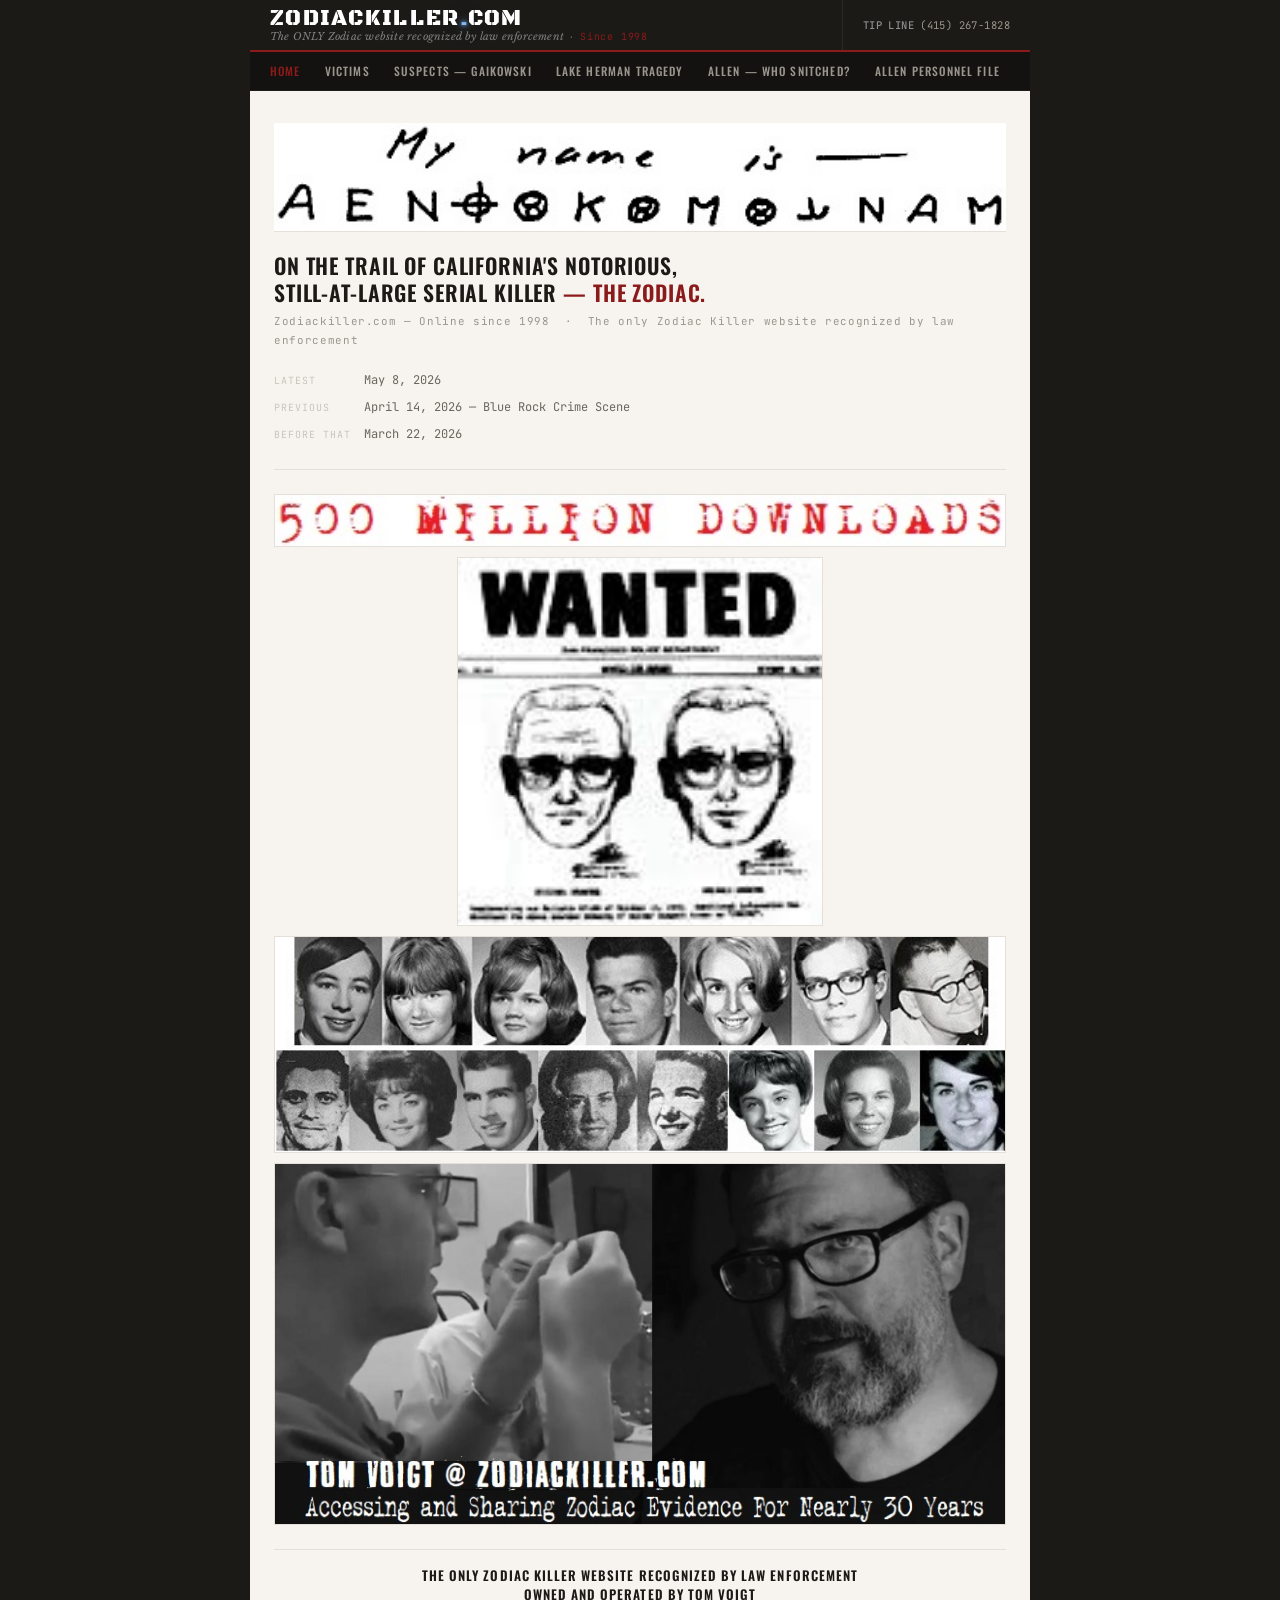
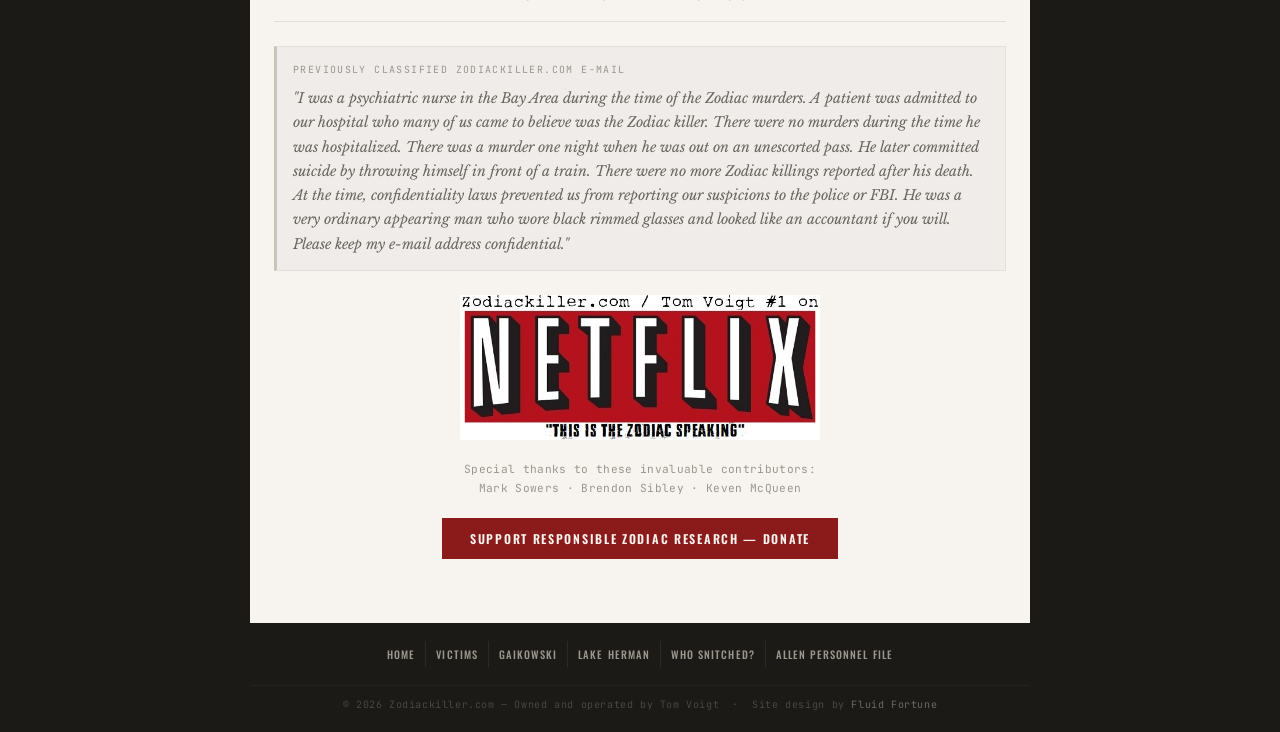
<file: index.html>
<!DOCTYPE html>
<html lang="en">
<head>
<meta charset="UTF-8">
<meta name="viewport" content="width=device-width, initial-scale=1.0">
<title>ZODIAC KILLER .COM — Online since 1998</title>
<link rel="stylesheet" href="zodiac.css">
</head>
<body>

<div class="site-wrapper">

  <header class="site-header">
    <div class="header-inner">
      <div class="site-title-block">
        <a href="index.html" class="site-title">ZODIACKILLER<span class="dot">.</span>COM</a>
        <div class="site-tagline">The ONLY Zodiac website recognized by law enforcement &nbsp;&middot;&nbsp; <span>Since 1998</span></div>
      </div>
      <div class="tip-line"><strong>TIP LINE</strong> (415) 267-1828</div>
      <button class="nav-toggle" onclick="document.querySelector('.site-nav').classList.toggle('open')">&#9776; Menu</button>
    </div>
  </header>

  <nav class="site-nav">
    <ul>
      <li><a href="index.html" class="active">Home</a></li>
      <li><a href="victims.html">Victims</a></li>
      <li><a href="gaikowski.html">Suspects — Gaikowski</a></li>
      <li><a href="lhr.html">Lake Herman Tragedy</a></li>
      <li><a href="allen.html">Allen — Who Snitched?</a></li>
      <li><a href="allen-pf.html">Allen Personnel File</a></li>
    </ul>
  </nav>

  <main class="page-content">

    <img class="home-lead-image" src="wp-content/uploads/2025/09/mni2.jpg" alt="Zodiac Killer case evidence">

    <div class="home-tagline">On the trail of California's notorious,<br>still-at-large serial killer<em> — the Zodiac.</em></div>
    <div class="home-since">Zodiackiller.com — Online since 1998 &nbsp;·&nbsp; The only Zodiac Killer website recognized by law enforcement</div>

    <div class="home-updates">
      <div class="update-row">
        <span class="label">Latest</span>
        <a href="#">May 8, 2026</a>
      </div>
      <div class="update-row">
        <span class="label">Previous</span>
        <a href="#">April 14, 2026 — Blue Rock Crime Scene</a>
      </div>
      <div class="update-row">
        <span class="label">Before that</span>
        <a href="#">March 22, 2026</a>
      </div>
    </div>

    <div class="home-images">
      <img src="wp-content/uploads/2025/10/500md.jpg" alt="">
      <img src="wp-content/uploads/2025/06/lc.jpg" alt="" style="max-width:50%; margin:0 auto;">
      <img src="wp-content/uploads/2026/01/finallyalldone2.jpg" alt="">
      <img src="wp-content/uploads/2025/09/30t.jpg" alt="">
    </div>

    <div class="home-statement">
      The only Zodiac Killer website recognized by law enforcement<br>
      Owned and operated by Tom Voigt
    </div>

    <div class="home-classified-email">
      <div class="label">Previously classified Zodiackiller.com e-mail</div>
      <blockquote>
        "I was a psychiatric nurse in the Bay Area during the time of the Zodiac murders. A patient was admitted to our hospital who many of us came to believe was the Zodiac killer. There were no murders during the time he was hospitalized. There was a murder one night when he was out on an unescorted pass. He later committed suicide by throwing himself in front of a train. There were no more Zodiac killings reported after his death. At the time, confidentiality laws prevented us from reporting our suspicions to the police or FBI. He was a very ordinary appearing man who wore black rimmed glasses and looked like an accountant if you will. Please keep my e-mail address confidential."
      </blockquote>
    </div>

    <img src="wp-content/uploads/2025/08/asseenon-1.jpg" alt="As seen on" style="margin: 0 auto 20px; max-width: 360px;">

    <div class="home-thanks">
      Special thanks to these invaluable contributors:<br>
      Mark Sowers · Brendon Sibley · Keven McQueen
    </div>

    <div class="home-donate">
      <a href="https://www.paypal.com/donate/?hosted_button_id=XULCL3G2K2986" class="donate-btn">Support Responsible Zodiac Research — Donate</a>
    </div>

  </main>

  <footer class="site-footer">
    <nav class="footer-nav">
      <a href="index.html">Home</a>
      <a href="victims.html">Victims</a>
      <a href="gaikowski.html">Gaikowski</a>
      <a href="lhr.html">Lake Herman</a>
      <a href="allen.html">Who Snitched?</a>
      <a href="allen-pf.html">Allen Personnel File</a>
    </nav>
    <div class="footer-bottom">© 2026 Zodiackiller.com — Owned and operated by Tom Voigt &nbsp;·&nbsp; Site design by <a href="https://fluidfortune.com" target="_blank" rel="noopener" style="color:rgba(255,255,255,0.35); text-decoration:none;">Fluid Fortune</a></div>
  </footer>

</div>
</body>
</html>
</file>
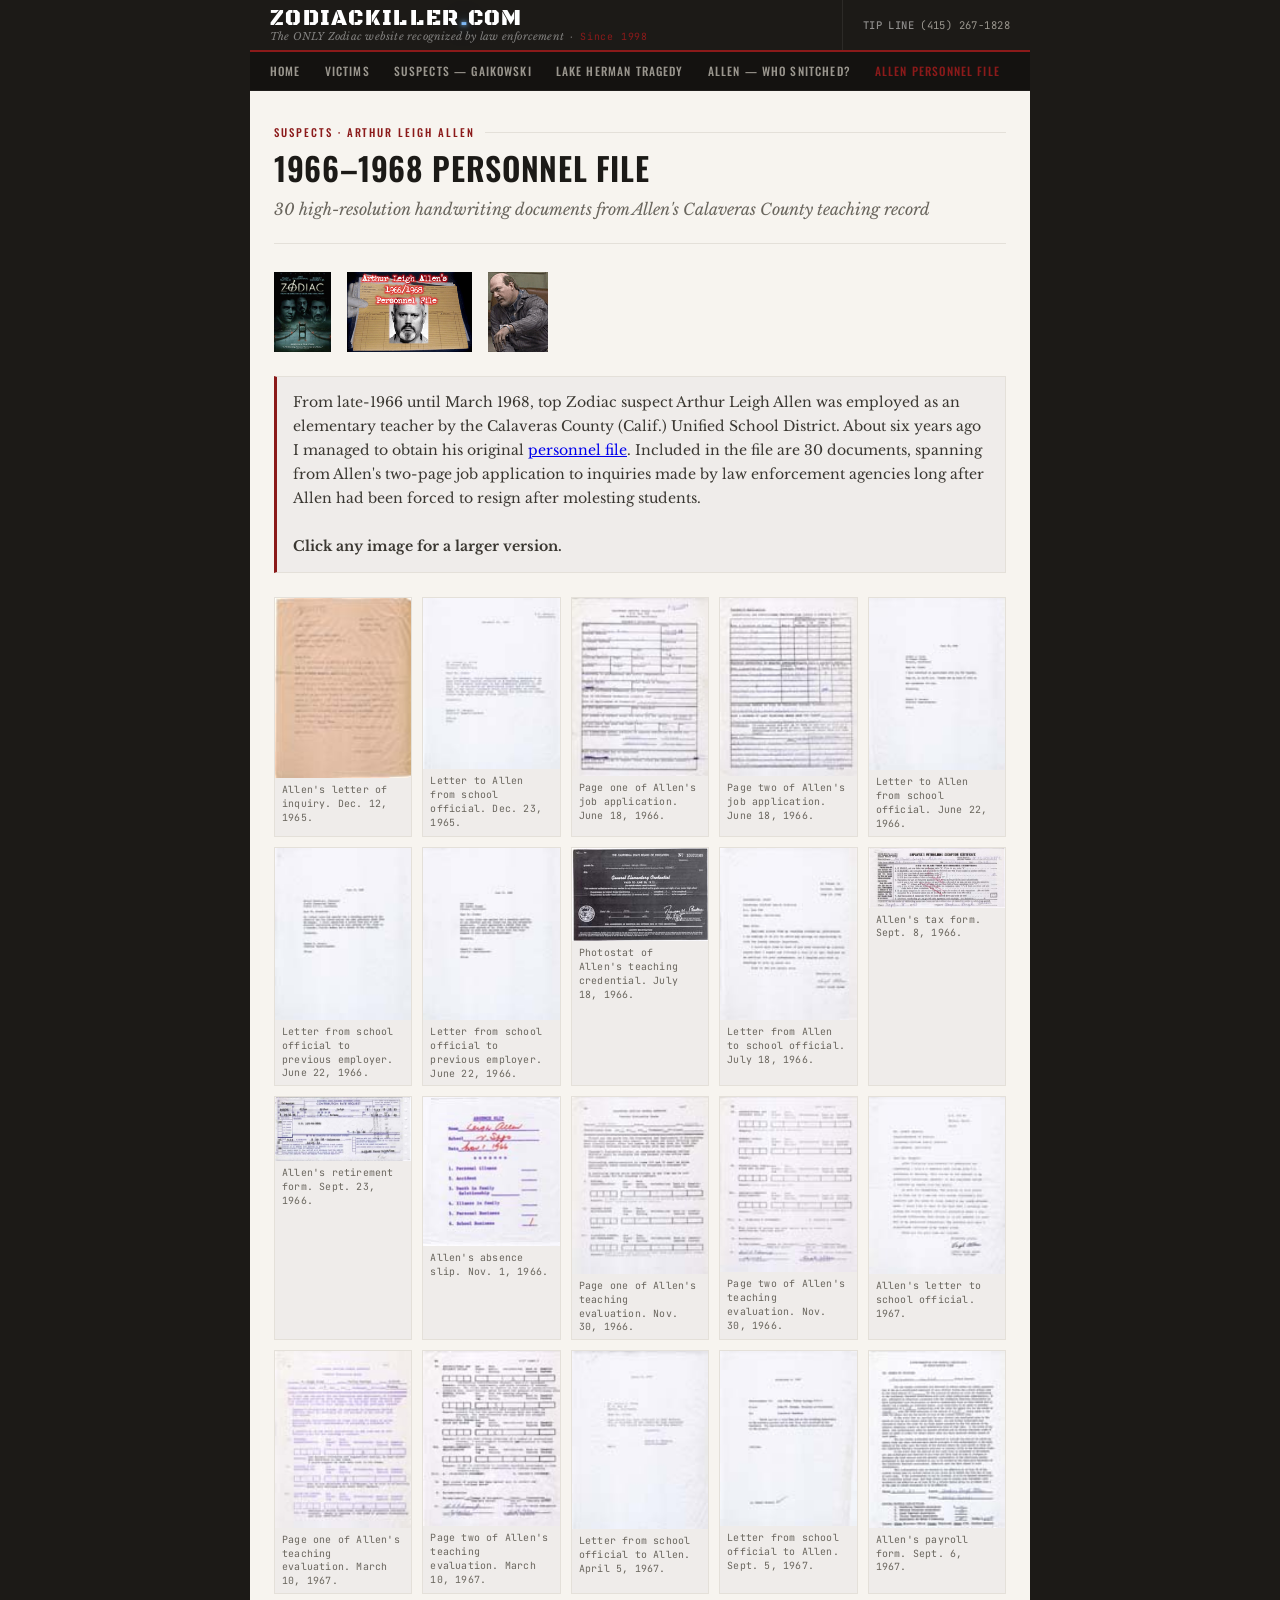
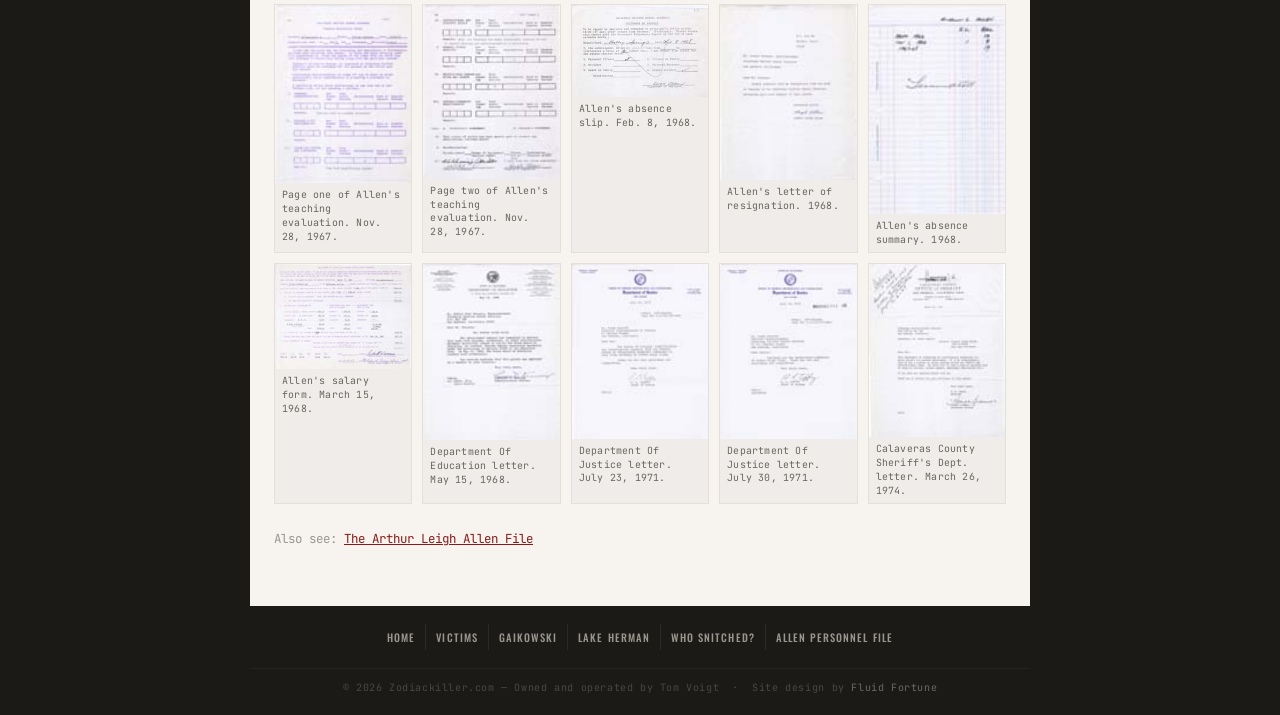
<file: allen-pf.html>
<!DOCTYPE html>
<html lang="en">
<head>
<meta charset="UTF-8">
<meta name="viewport" content="width=device-width, initial-scale=1.0">
<title>Arthur Leigh Allen's 1966–1968 Personnel File — Zodiackiller.com</title>
<link rel="stylesheet" href="zodiac.css">
</head>
<body>

<div class="site-wrapper">

  <header class="site-header">
    <div class="header-inner">
      <div class="site-title-block">
        <a href="index.html" class="site-title">ZODIACKILLER<span class="dot">.</span>COM</a>
        <div class="site-tagline">The ONLY Zodiac website recognized by law enforcement &nbsp;&middot;&nbsp; <span>Since 1998</span></div>
      </div>
      <div class="tip-line"><strong>TIP LINE</strong> (415) 267-1828</div>
      <button class="nav-toggle" onclick="document.querySelector('.site-nav').classList.toggle('open')">&#9776; Menu</button>
    </div>
  </header>

  <nav class="site-nav">
    <ul>
      <li><a href="index.html">Home</a></li>
      <li><a href="victims.html">Victims</a></li>
      <li><a href="gaikowski.html">Suspects — Gaikowski</a></li>
      <li><a href="lhr.html">Lake Herman Tragedy</a></li>
      <li><a href="allen.html">Allen — Who Snitched?</a></li>
      <li><a href="allen-pf.html" class="active">Allen Personnel File</a></li>
    </ul>
  </nav>

  <main class="page-content">

    <div class="page-header">
      <div class="page-label">Suspects · Arthur Leigh Allen</div>
      <h1 class="page-title">1966–1968 Personnel File</h1>
      <div class="page-subtitle">30 high-resolution handwriting documents from Allen's Calaveras County teaching record</div>
    </div>

    <div style="display:flex; gap:16px; align-items:center; margin-bottom:24px; flex-wrap:wrap;">
      <img src="images/aladvd.gif" alt="" style="height:80px; width:auto;">
      <img src="images/alapflogo.gif" alt="Arthur Leigh Allen Personnel File" style="height:80px; width:auto;">
      <img src="images/alamovie.gif" alt="" style="height:80px; width:auto;">
    </div>

    <div class="doc-intro">
      From late-1966 until March 1968, top Zodiac suspect Arthur Leigh Allen was employed as an elementary teacher by the Calaveras County (Calif.) Unified School District. About six years ago I managed to obtain his original <a href="images/pfilelarge.gif">personnel file</a>. Included in the file are 30 documents, spanning from Allen's two-page job application to inquiries made by law enforcement agencies long after Allen had been forced to resign after molesting students.
      <br><br>
      <strong>Click any image for a larger version.</strong>
    </div>

    <div class="doc-gallery">

      <a href="images/alapf3large.jpg" class="doc-item">
        <img src="images/alapf3small.jpg" alt="Allen's letter of inquiry">
        <div class="doc-caption">Allen's letter of inquiry. Dec. 12, 1965.</div>
      </a>

      <a href="images/alapf4large.jpg" class="doc-item">
        <img src="images/alapf4small.jpg" alt="Letter to Allen from school official">
        <div class="doc-caption">Letter to Allen from school official. Dec. 23, 1965.</div>
      </a>

      <a href="images/alapf1large.jpg" class="doc-item">
        <img src="images/alapf1small.jpg" alt="Page one of Allen's job application">
        <div class="doc-caption">Page one of Allen's job application. June 18, 1966.</div>
      </a>

      <a href="images/alapf2large.jpg" class="doc-item">
        <img src="images/alapf2small.jpg" alt="Page two of Allen's job application">
        <div class="doc-caption">Page two of Allen's job application. June 18, 1966.</div>
      </a>

      <a href="images/alapf5large.jpg" class="doc-item">
        <img src="images/alapf5small.jpg" alt="Letter to Allen from school official">
        <div class="doc-caption">Letter to Allen from school official. June 22, 1966.</div>
      </a>

      <a href="images/alapf6large.jpg" class="doc-item">
        <img src="images/alapf6small.jpg" alt="Letter from school official to previous employer">
        <div class="doc-caption">Letter from school official to previous employer. June 22, 1966.</div>
      </a>

      <a href="images/alapf7large.jpg" class="doc-item">
        <img src="images/alapf7small.jpg" alt="Letter from school official to previous employer">
        <div class="doc-caption">Letter from school official to previous employer. June 22, 1966.</div>
      </a>

      <a href="images/alapf9large.jpg" class="doc-item">
        <img src="images/alapf9small.jpg" alt="Photostat of Allen's teaching credential">
        <div class="doc-caption">Photostat of Allen's teaching credential. July 18, 1966.</div>
      </a>

      <a href="images/alapf8large.jpg" class="doc-item">
        <img src="images/alapf8small.jpg" alt="Letter from Allen to school official">
        <div class="doc-caption">Letter from Allen to school official. July 18, 1966.</div>
      </a>

      <a href="images/alapf10large.jpg" class="doc-item">
        <img src="images/alapf10small.jpg" alt="Allen's tax form">
        <div class="doc-caption">Allen's tax form. Sept. 8, 1966.</div>
      </a>

      <a href="images/alapf11large.jpg" class="doc-item">
        <img src="images/alapf11small.jpg" alt="Allen's retirement form">
        <div class="doc-caption">Allen's retirement form. Sept. 23, 1966.</div>
      </a>

      <a href="images/alapf12large.jpg" class="doc-item">
        <img src="images/alapf12small.jpg" alt="Allen's absence slip">
        <div class="doc-caption">Allen's absence slip. Nov. 1, 1966.</div>
      </a>

      <a href="images/alapf13large.jpg" class="doc-item">
        <img src="images/alapf13small.jpg" alt="Page one of Allen's teaching evaluation">
        <div class="doc-caption">Page one of Allen's teaching evaluation. Nov. 30, 1966.</div>
      </a>

      <a href="images/alapf14large.jpg" class="doc-item">
        <img src="images/alapf14small.jpg" alt="Page two of Allen's teaching evaluation">
        <div class="doc-caption">Page two of Allen's teaching evaluation. Nov. 30, 1966.</div>
      </a>

      <a href="images/alapf17large.jpg" class="doc-item">
        <img src="images/alapf17small.jpg" alt="Allen's letter to school official">
        <div class="doc-caption">Allen's letter to school official. 1967.</div>
      </a>

      <a href="images/alapf15large.jpg" class="doc-item">
        <img src="images/alapf15small.jpg" alt="Page one of Allen's teaching evaluation">
        <div class="doc-caption">Page one of Allen's teaching evaluation. March 10, 1967.</div>
      </a>

      <a href="images/alapf16large.jpg" class="doc-item">
        <img src="images/alapf16small.jpg" alt="Page two of Allen's teaching evaluation">
        <div class="doc-caption">Page two of Allen's teaching evaluation. March 10, 1967.</div>
      </a>

      <a href="images/alapf18large.jpg" class="doc-item">
        <img src="images/alapf18small.jpg" alt="Letter from school official to Allen">
        <div class="doc-caption">Letter from school official to Allen. April 5, 1967.</div>
      </a>

      <a href="images/alapf19large.jpg" class="doc-item">
        <img src="images/alapf19small.jpg" alt="Letter from school official to Allen">
        <div class="doc-caption">Letter from school official to Allen. Sept. 5, 1967.</div>
      </a>

      <a href="images/alapf20large.jpg" class="doc-item">
        <img src="images/alapf20small.jpg" alt="Allen's payroll form">
        <div class="doc-caption">Allen's payroll form. Sept. 6, 1967.</div>
      </a>

      <a href="images/alapf21large.jpg" class="doc-item">
        <img src="images/alapf21small.jpg" alt="Page one of Allen's teaching evaluation">
        <div class="doc-caption">Page one of Allen's teaching evaluation. Nov. 28, 1967.</div>
      </a>

      <a href="images/alapf22large.jpg" class="doc-item">
        <img src="images/alapf22small.jpg" alt="Page two of Allen's teaching evaluation">
        <div class="doc-caption">Page two of Allen's teaching evaluation. Nov. 28, 1967.</div>
      </a>

      <a href="images/alapf23large.jpg" class="doc-item">
        <img src="images/alapf23small.jpg" alt="Allen's absence slip">
        <div class="doc-caption">Allen's absence slip. Feb. 8, 1968.</div>
      </a>

      <a href="images/alapf24large.jpg" class="doc-item">
        <img src="images/alapf24small.jpg" alt="Allen's letter of resignation">
        <div class="doc-caption">Allen's letter of resignation. 1968.</div>
      </a>

      <a href="images/alapf25large.jpg" class="doc-item">
        <img src="images/alapf25small.jpg" alt="Allen's absence summary">
        <div class="doc-caption">Allen's absence summary. 1968.</div>
      </a>

      <a href="images/alapf26large.jpg" class="doc-item">
        <img src="images/alapf26small.jpg" alt="Allen's salary form">
        <div class="doc-caption">Allen's salary form. March 15, 1968.</div>
      </a>

      <a href="images/alapf27large.jpg" class="doc-item">
        <img src="images/alapf27small.jpg" alt="Department of Education letter">
        <div class="doc-caption">Department Of Education letter. May 15, 1968.</div>
      </a>

      <a href="images/alapf28large.jpg" class="doc-item">
        <img src="images/alapf28small.jpg" alt="Department of Justice letter">
        <div class="doc-caption">Department Of Justice letter. July 23, 1971.</div>
      </a>

      <a href="images/alapf29large.jpg" class="doc-item">
        <img src="images/alapf29small.jpg" alt="Department of Justice letter">
        <div class="doc-caption">Department Of Justice letter. July 30, 1971.</div>
      </a>

      <a href="images/alapf30large.jpg" class="doc-item">
        <img src="images/alapf30small.jpg" alt="Calaveras County Sheriff's Dept. letter">
        <div class="doc-caption">Calaveras County Sheriff's Dept. letter. March 26, 1974.</div>
      </a>

    </div>

    <p style="margin-top:24px; font-family:var(--mono); font-size:0.78rem; color:var(--ink-4);">
      Also see: <a href="allen.html" style="color:var(--red);">The Arthur Leigh Allen File</a>
    </p>

  </main>

  <footer class="site-footer">
    <nav class="footer-nav">
      <a href="index.html">Home</a>
      <a href="victims.html">Victims</a>
      <a href="gaikowski.html">Gaikowski</a>
      <a href="lhr.html">Lake Herman</a>
      <a href="allen.html">Who Snitched?</a>
      <a href="allen-pf.html">Allen Personnel File</a>
    </nav>
    <div class="footer-bottom">© 2026 Zodiackiller.com — Owned and operated by Tom Voigt &nbsp;·&nbsp; Site design by <a href="https://fluidfortune.com" target="_blank" rel="noopener" style="color:rgba(255,255,255,0.35); text-decoration:none;">Fluid Fortune</a></div>
  </footer>

</div>
</body>
</html>
</file>
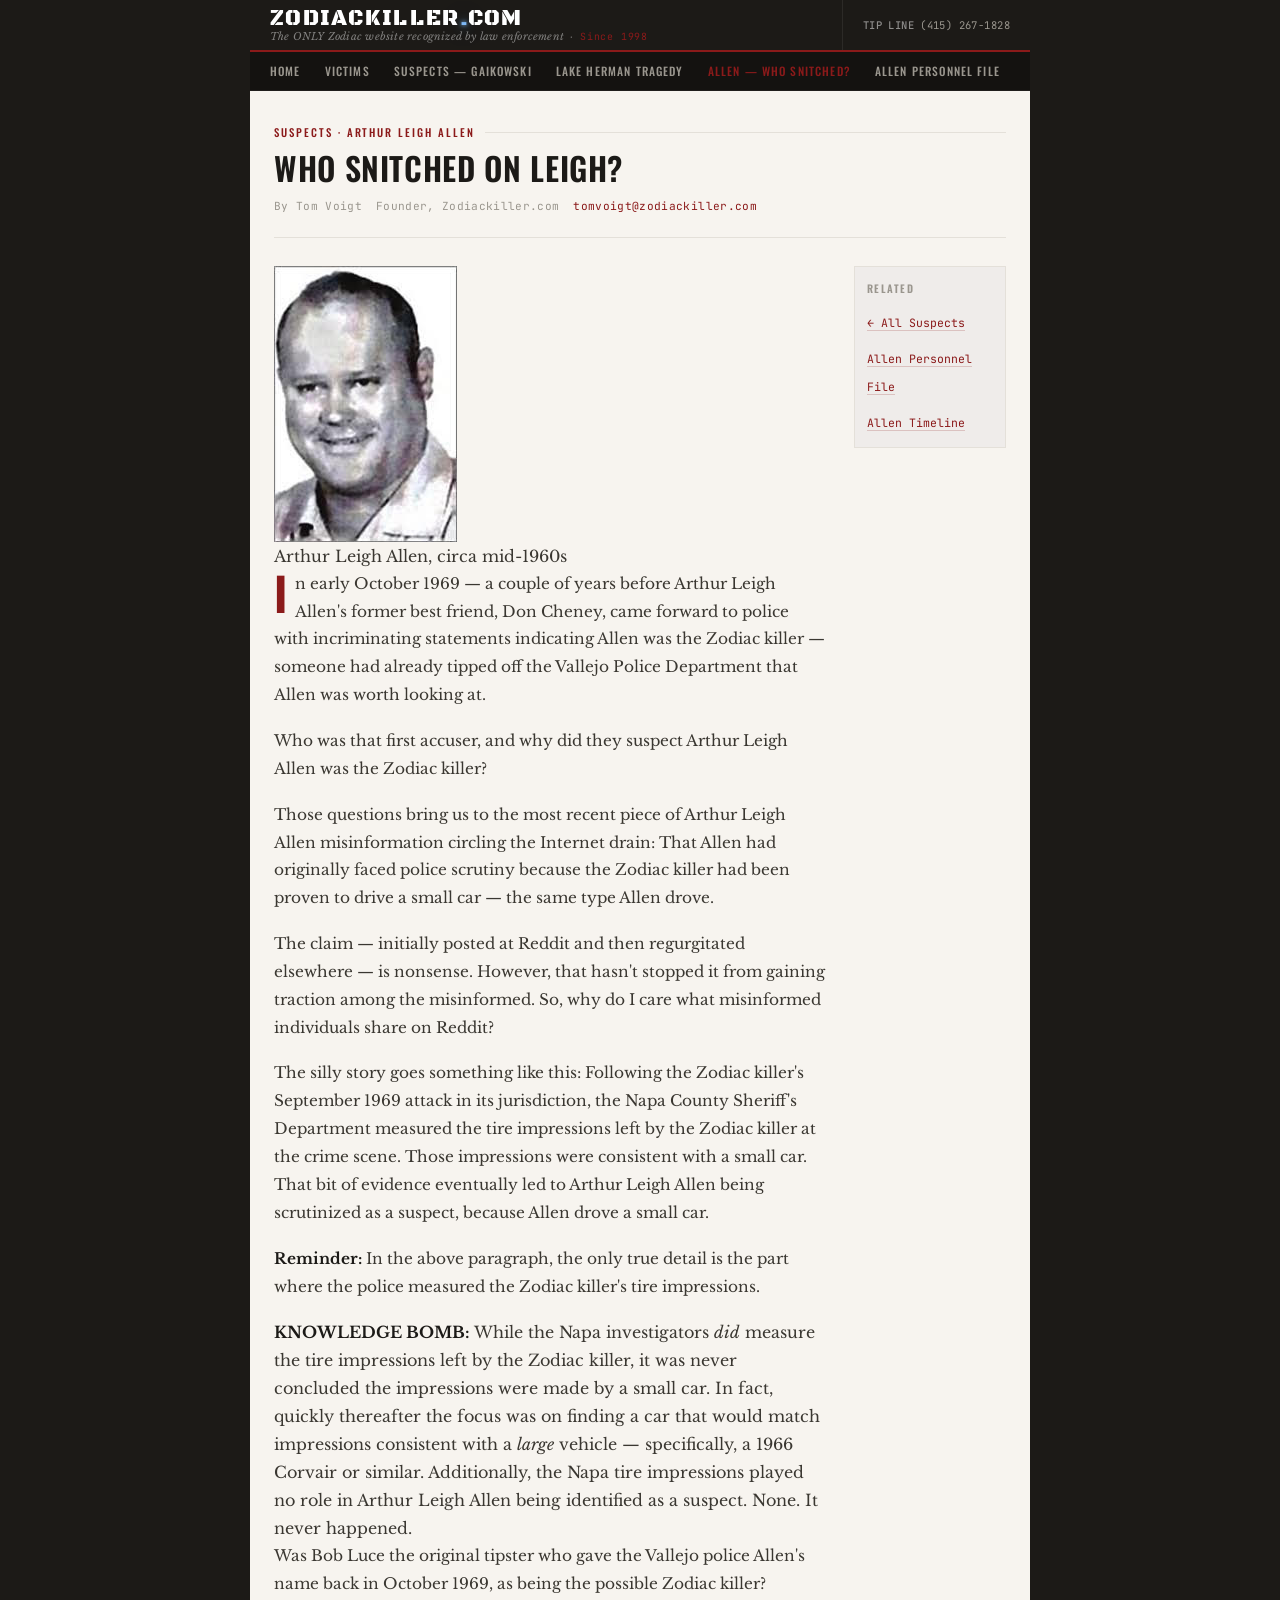
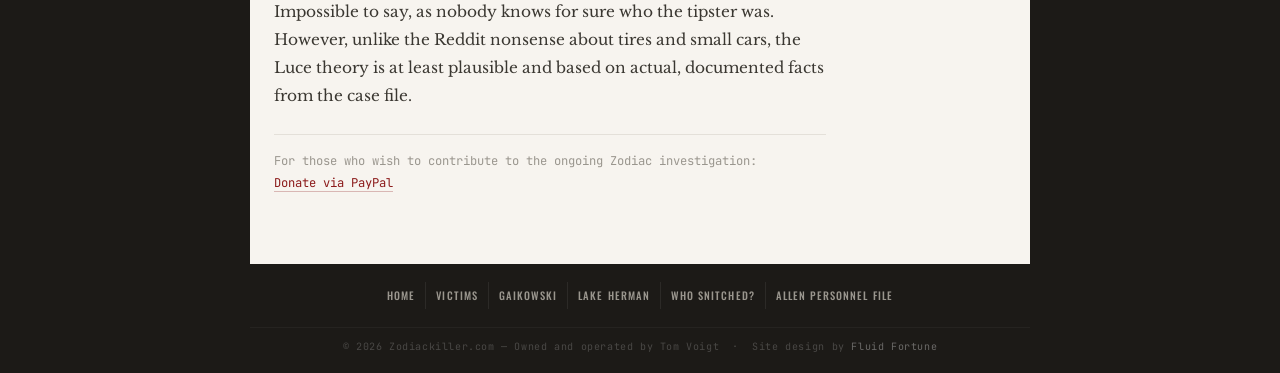
<file: allen.html>
<!DOCTYPE html>
<html lang="en">
<head>
<meta charset="UTF-8">
<meta name="viewport" content="width=device-width, initial-scale=1.0">
<title>Who Snitched On LEIGH? — Zodiackiller.com</title>
<link rel="stylesheet" href="zodiac.css">
</head>
<body>

<div class="site-wrapper">

  <header class="site-header">
    <div class="header-inner">
      <div class="site-title-block">
        <a href="index.html" class="site-title">ZODIACKILLER<span class="dot">.</span>COM</a>
        <div class="site-tagline">The ONLY Zodiac website recognized by law enforcement &nbsp;&middot;&nbsp; <span>Since 1998</span></div>
      </div>
      <div class="tip-line"><strong>TIP LINE</strong> (415) 267-1828</div>
      <button class="nav-toggle" onclick="document.querySelector('.site-nav').classList.toggle('open')">&#9776; Menu</button>
    </div>
  </header>

  <nav class="site-nav">
    <ul>
      <li><a href="index.html">Home</a></li>
      <li><a href="victims.html">Victims</a></li>
      <li><a href="gaikowski.html">Suspects — Gaikowski</a></li>
      <li><a href="lhr.html">Lake Herman Tragedy</a></li>
      <li><a href="allen.html" class="active">Allen — Who Snitched?</a></li>
      <li><a href="allen-pf.html">Allen Personnel File</a></li>
    </ul>
  </nav>

  <main class="page-content">

    <div class="page-header">
      <div class="page-label">Suspects · Arthur Leigh Allen</div>
      <h1 class="page-title">Who Snitched On LEIGH?</h1>
      <div class="page-byline">
        <span>By Tom Voigt</span>
        <span>Founder, Zodiackiller.com</span>
        <a href="mailto:tomvoigt@zodiackiller.com">tomvoigt@zodiackiller.com</a>
      </div>
    </div>

    <div class="article-layout">

      <div class="article-body">

        <figure class="article-image">
          <img src="../../wp-content/uploads/2024/11/unnamed-1.jpg" alt="Arthur Leigh Allen, circa mid-1960s">
          <figcaption>Arthur Leigh Allen, circa mid-1960s</figcaption>
        </figure>

        <p>In early October 1969 — a couple of years before Arthur Leigh Allen's former best friend, Don Cheney, came forward to police with incriminating statements indicating Allen was the Zodiac killer — someone had already tipped off the Vallejo Police Department that Allen was worth looking at.</p>

        <p>Who was that first accuser, and why did they suspect Arthur Leigh Allen was the Zodiac killer?</p>

        <p>Those questions bring us to the most recent piece of Arthur Leigh Allen misinformation circling the Internet drain: That Allen had originally faced police scrutiny because the Zodiac killer had been proven to drive a small car — the same type Allen drove.</p>

        <p>The claim — initially posted at Reddit and then regurgitated elsewhere — is nonsense. However, that hasn't stopped it from gaining traction among the misinformed. So, why do I care what misinformed individuals share on Reddit?</p>

        <p>The silly story goes something like this: Following the Zodiac killer's September 1969 attack in its jurisdiction, the Napa County Sheriff's Department measured the tire impressions left by the Zodiac killer at the crime scene. Those impressions were consistent with a small car. That bit of evidence eventually led to Arthur Leigh Allen being scrutinized as a suspect, because Allen drove a small car.</p>

        <p><strong>Reminder:</strong> In the above paragraph, the only true detail is the part where the police measured the Zodiac killer's tire impressions.</p>

        <div class="evidence-note">
          <strong>KNOWLEDGE BOMB:</strong> While the Napa investigators <em>did</em> measure the tire impressions left by the Zodiac killer, it was never concluded the impressions were made by a small car. In fact, quickly thereafter the focus was on finding a car that would match impressions consistent with a <em>large</em> vehicle — specifically, a 1966 Corvair or similar. Additionally, the Napa tire impressions played no role in Arthur Leigh Allen being identified as a suspect. None. It never happened.
        </div>

        <p>Was Bob Luce the original tipster who gave the Vallejo police Allen's name back in October 1969, as being the possible Zodiac killer? Impossible to say, as nobody knows for sure who the tipster was. However, unlike the Reddit nonsense about tires and small cars, the Luce theory is at least plausible and based on actual, documented facts from the case file.</p>

        <p style="margin-top:2em; padding-top:1.2em; border-top:1px solid var(--paper-3); font-family:var(--mono); font-size:0.76rem; color:var(--ink-4);">
          For those who wish to contribute to the ongoing Zodiac investigation:<br>
          <a href="https://www.paypal.com/donate/?hosted_button_id=XULCL3G2K2986" style="color:var(--red);">Donate via PayPal</a>
        </p>

      </div>

      <aside class="article-sidebar">
        <!-- Sidebar is sparse on this article — related links instead -->
        <div style="border:1px solid var(--paper-3); padding:12px; background:var(--paper-2);">
          <div style="font-family:var(--display); font-size:0.66rem; font-weight:600; letter-spacing:0.12em; text-transform:uppercase; color:var(--ink-4); margin-bottom:10px;">Related</div>
          <ul style="list-style:none; display:flex; flex-direction:column; gap:8px;">
            <li><a href="suspects.html" style="font-family:var(--mono); font-size:0.72rem; color:var(--red); text-decoration:none; border-bottom:1px solid rgba(139,26,26,0.2);">← All Suspects</a></li>
            <li><a href="allen-pf.html" style="font-family:var(--mono); font-size:0.72rem; color:var(--red); text-decoration:none; border-bottom:1px solid rgba(139,26,26,0.2);">Allen Personnel File</a></li>
            <li><a href="#" style="font-family:var(--mono); font-size:0.72rem; color:var(--red); text-decoration:none; border-bottom:1px solid rgba(139,26,26,0.2);">Allen Timeline</a></li>
          </ul>
        </div>
      </aside>

    </div>

  </main>

  <footer class="site-footer">
    <nav class="footer-nav">
      <a href="index.html">Home</a>
      <a href="victims.html">Victims</a>
      <a href="gaikowski.html">Gaikowski</a>
      <a href="lhr.html">Lake Herman</a>
      <a href="allen.html">Who Snitched?</a>
      <a href="allen-pf.html">Allen Personnel File</a>
    </nav>
    <div class="footer-bottom">© 2026 Zodiackiller.com — Owned and operated by Tom Voigt &nbsp;·&nbsp; Site design by <a href="https://fluidfortune.com" target="_blank" rel="noopener" style="color:rgba(255,255,255,0.35); text-decoration:none;">Fluid Fortune</a></div>
  </footer>

</div>
</body>
</html>
</file>
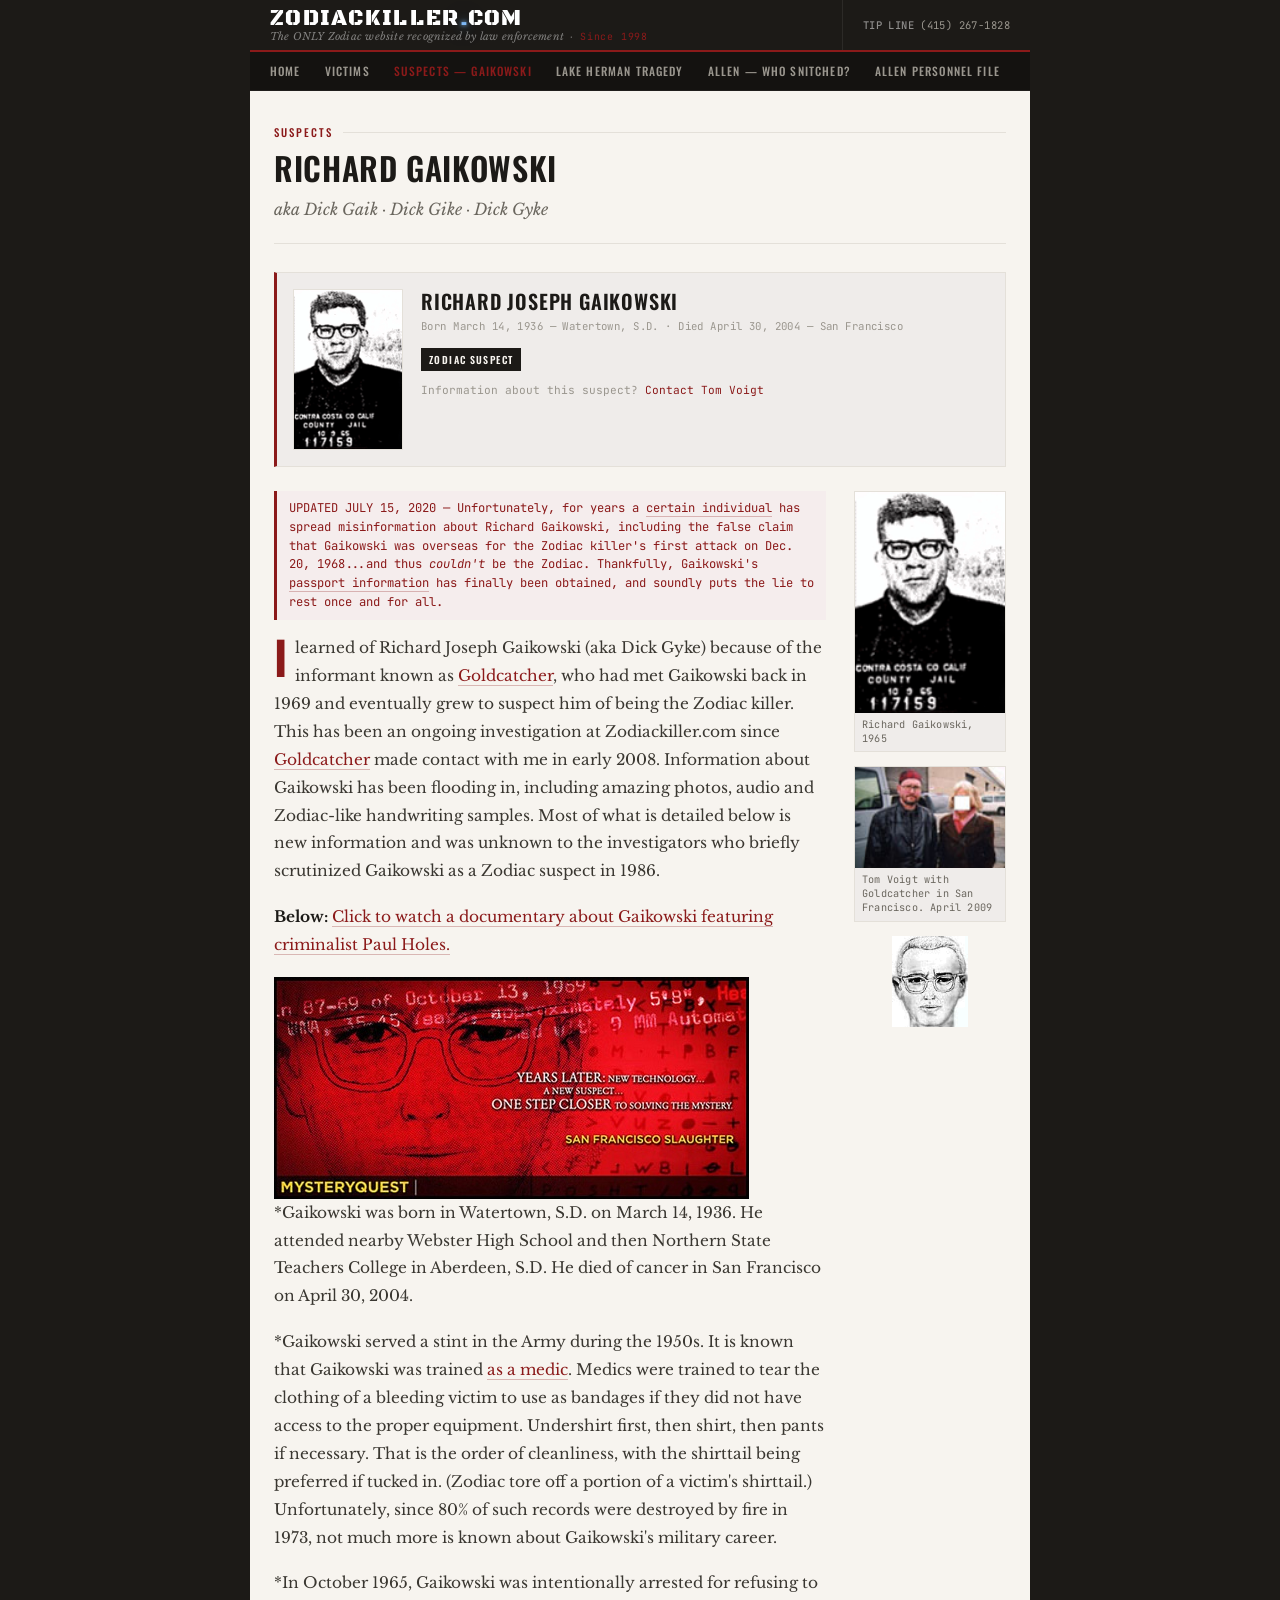
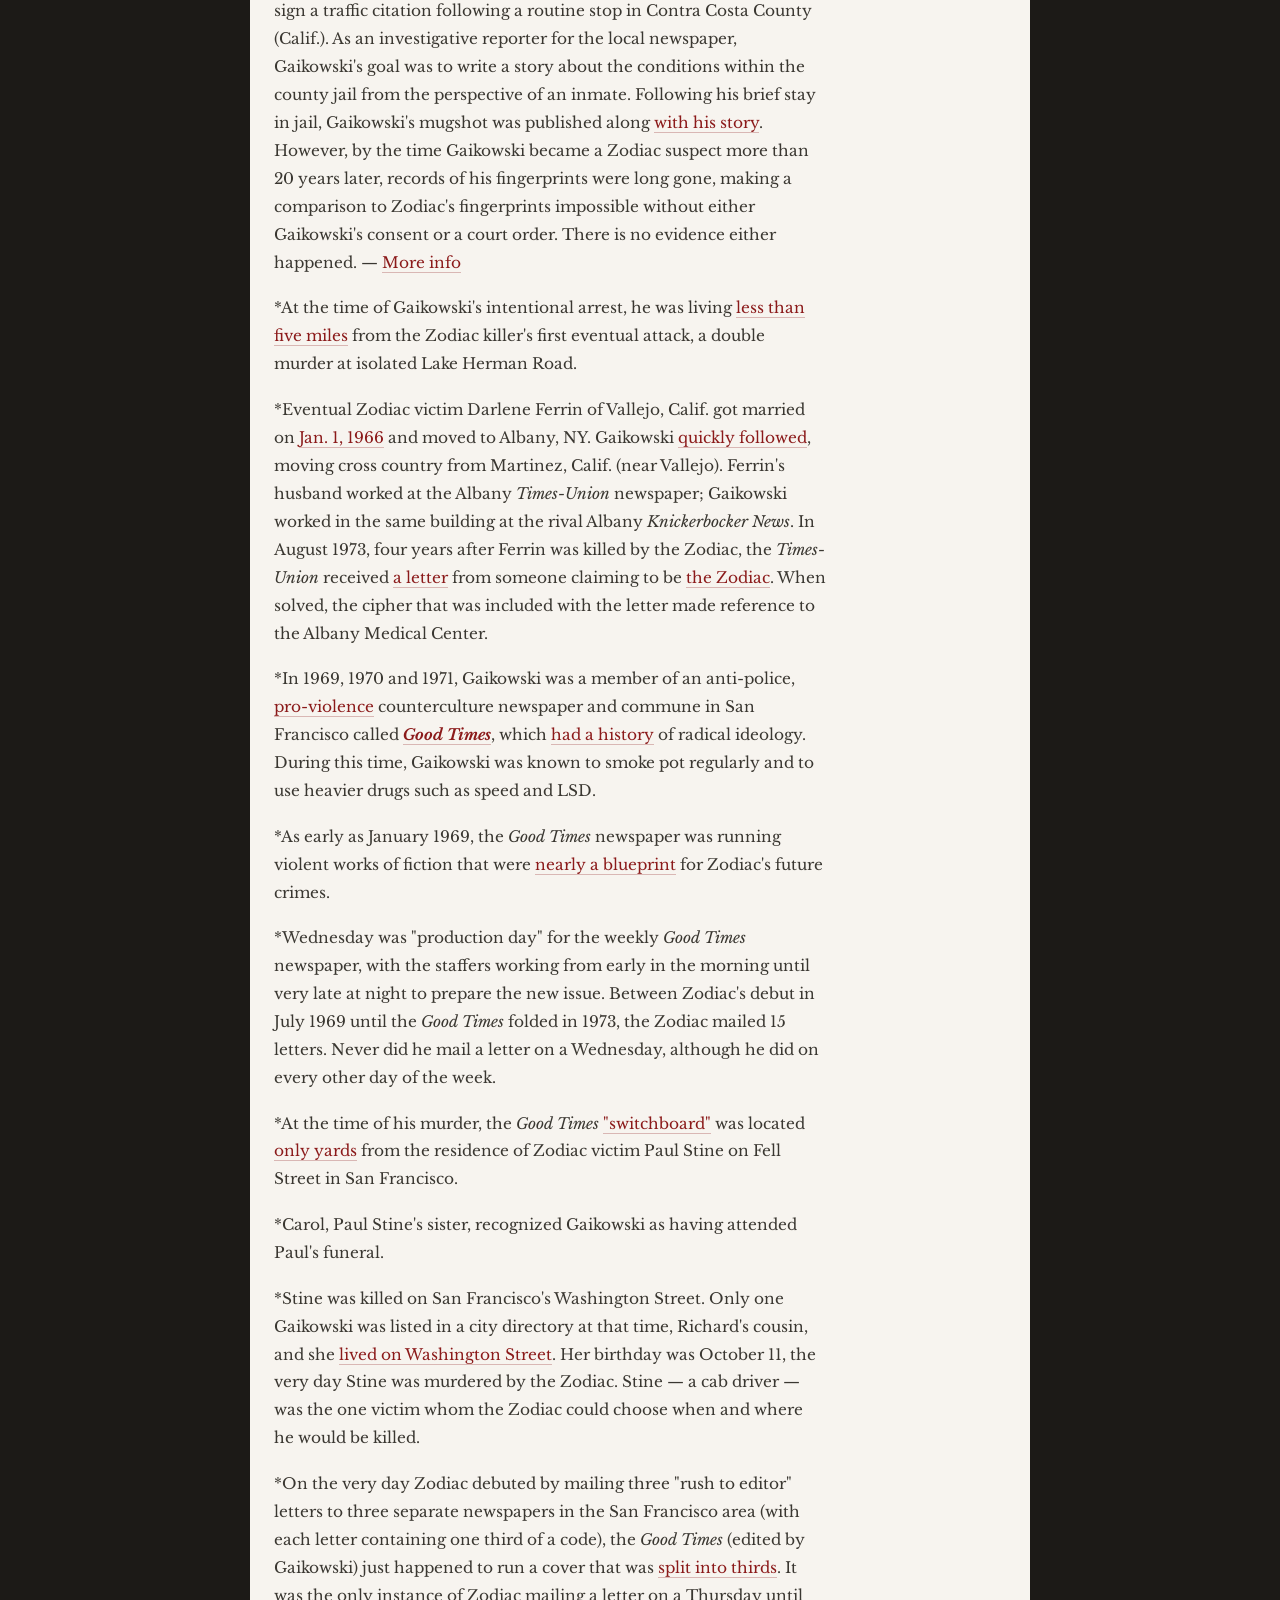
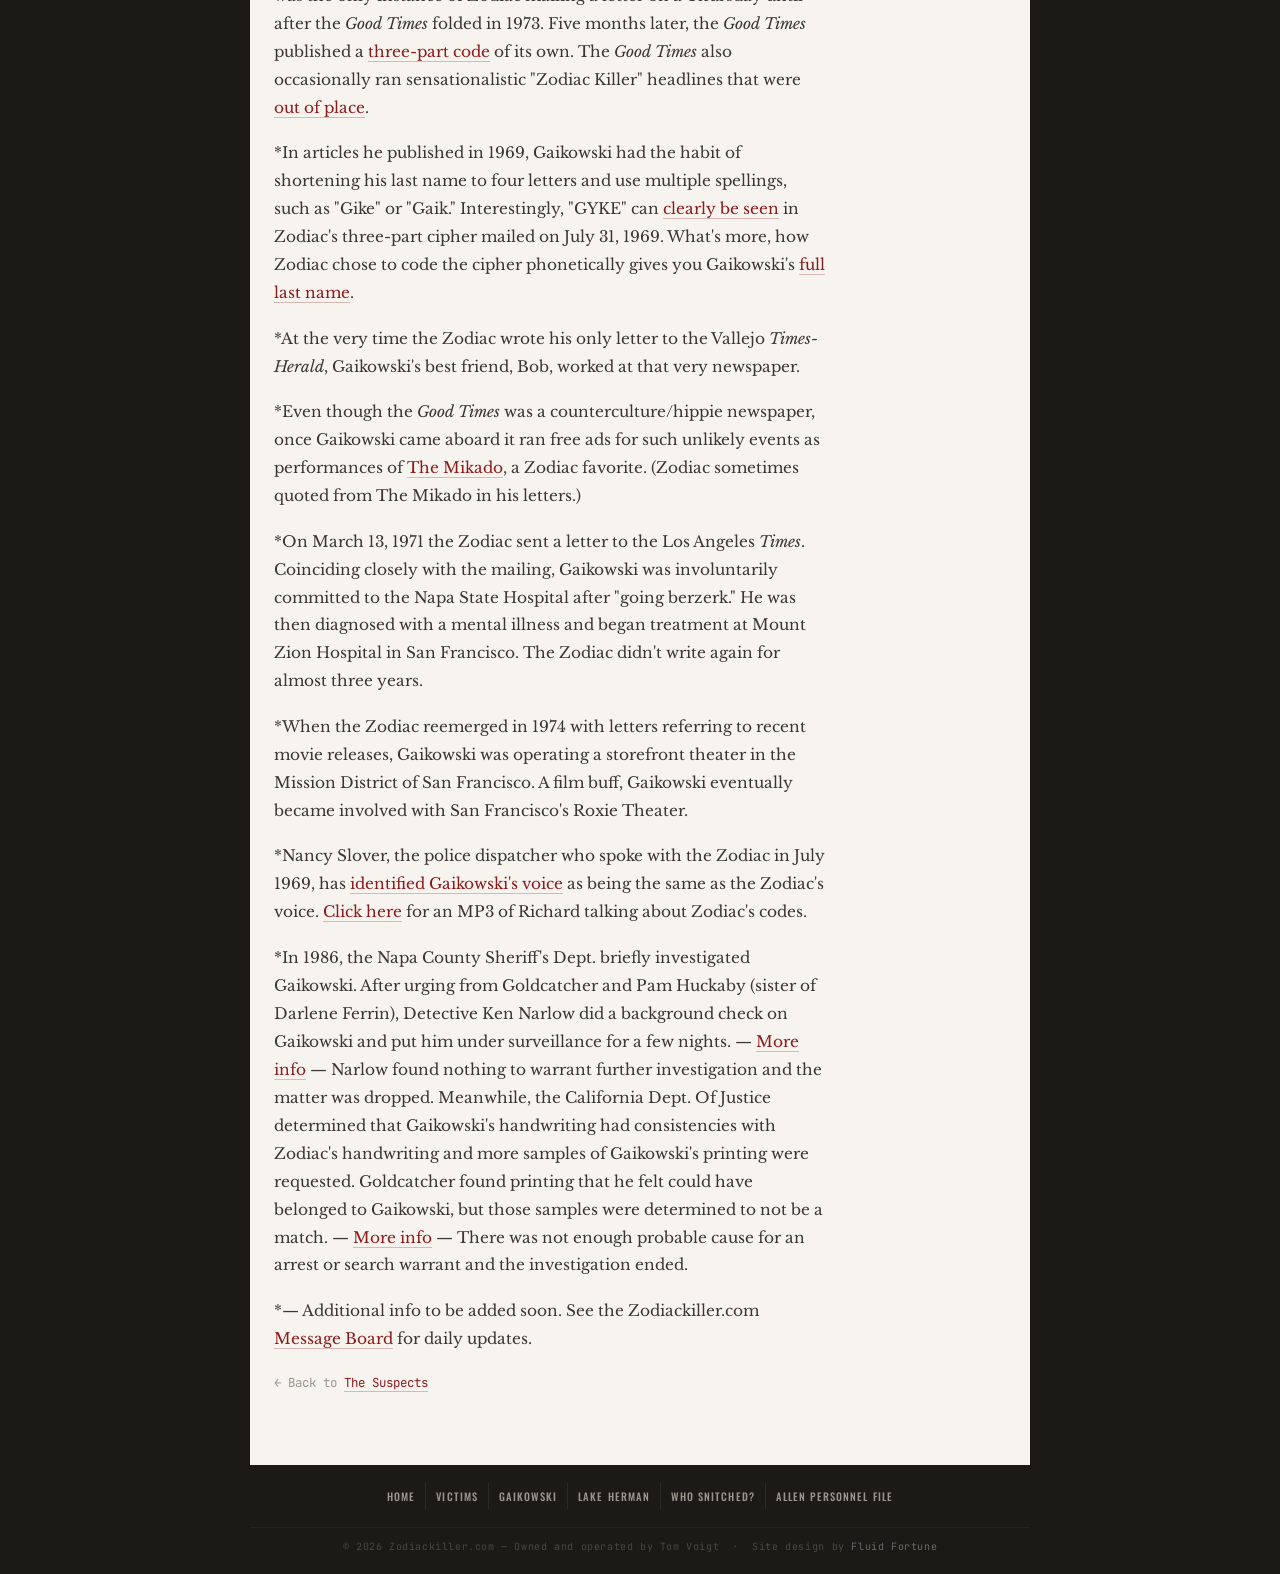
<file: gaikowski.html>
<!DOCTYPE html>
<html lang="en">
<head>
<meta charset="UTF-8">
<meta name="viewport" content="width=device-width, initial-scale=1.0">
<title>Zodiac Suspect Richard Gaikowski — Zodiackiller.com</title>
<link rel="stylesheet" href="zodiac.css">
</head>
<body>

<div class="site-wrapper">

  <header class="site-header">
    <div class="header-inner">
      <div class="site-title-block">
        <a href="index.html" class="site-title">ZODIACKILLER<span class="dot">.</span>COM</a>
        <div class="site-tagline">The ONLY Zodiac website recognized by law enforcement &nbsp;&middot;&nbsp; <span>Since 1998</span></div>
      </div>
      <div class="tip-line"><strong>TIP LINE</strong> (415) 267-1828</div>
      <button class="nav-toggle" onclick="document.querySelector('.site-nav').classList.toggle('open')">&#9776; Menu</button>
    </div>
  </header>

  <nav class="site-nav">
    <ul>
      <li><a href="index.html">Home</a></li>
      <li><a href="victims.html">Victims</a></li>
      <li><a href="gaikowski.html" class="active">Suspects — Gaikowski</a></li>
      <li><a href="lhr.html">Lake Herman Tragedy</a></li>
      <li><a href="allen.html">Allen — Who Snitched?</a></li>
      <li><a href="allen-pf.html">Allen Personnel File</a></li>
    </ul>
  </nav>

  <main class="page-content">

    <div class="page-header">
      <div class="page-label">Suspects</div>
      <h1 class="page-title">Richard Gaikowski</h1>
      <div class="page-subtitle">aka Dick Gaik · Dick Gike · Dick Gyke</div>
    </div>

    <div class="profile-header">
      <div class="profile-photo">
        <img src="images/richardsuspect.gif" alt="Richard Gaikowski, 1965">
      </div>
      <div class="profile-meta">
        <div class="profile-name">Richard Joseph Gaikowski</div>
        <div class="profile-aka">Born March 14, 1936 — Watertown, S.D. · Died April 30, 2004 — San Francisco</div>
        <div class="profile-status suspect">Zodiac Suspect</div>
        <div class="profile-contact">
          Information about this suspect? <a href="contact.html">Contact Tom Voigt</a>
        </div>
      </div>
    </div>

    <div class="article-layout">

      <div class="article-body">

        <div class="update-notice">
          UPDATED JULY 15, 2020 — Unfortunately, for years a <a href="mikebutterfield.html">certain individual</a> has spread misinformation about Richard Gaikowski, including the false claim that Gaikowski was overseas for the Zodiac killer's first attack on Dec. 20, 1968...and thus <em>couldn't</em> be the Zodiac. Thankfully, Gaikowski's <a href="passport.html">passport information</a> has finally been obtained, and soundly puts the lie to rest once and for all.
        </div>

        <p>I learned of Richard Joseph Gaikowski (aka Dick Gyke) because of the informant known as <a href="goldcatcher.html">Goldcatcher</a>, who had met Gaikowski back in 1969 and eventually grew to suspect him of being the Zodiac killer. This has been an ongoing investigation at Zodiackiller.com since <a href="blaine2.html">Goldcatcher</a> made contact with me in early 2008. Information about Gaikowski has been flooding in, including amazing photos, audio and Zodiac-like handwriting samples. Most of what is detailed below is new information and was unknown to the investigators who briefly scrutinized Gaikowski as a Zodiac suspect in 1986.</p>

        <p><strong>Below:</strong> <a href="mqsfs.html">Click to watch a documentary about Gaikowski featuring criminalist Paul Holes.</a></p>

        <figure class="article-image">
          <a href="mqsfs.html"><img src="images/mqsfsncg.jpg" alt="Documentary about Gaikowski"></a>
        </figure>

        <p>*Gaikowski was born in Watertown, S.D. on March 14, 1936. He attended nearby Webster High School and then Northern State Teachers College in Aberdeen, S.D. He died of cancer in San Francisco on April 30, 2004.</p>

        <p>*Gaikowski served a stint in the Army during the 1950s. It is known that Gaikowski was trained <a href="images/medicgyke.gif">as a medic</a>. Medics were trained to tear the clothing of a bleeding victim to use as bandages if they did not have access to the proper equipment. Undershirt first, then shirt, then pants if necessary. That is the order of cleanliness, with the shirttail being preferred if tucked in. (Zodiac tore off a portion of a victim's shirttail.) Unfortunately, since 80% of such records were destroyed by fire in 1973, not much more is known about Gaikowski's military career.</p>

        <p>*In October 1965, Gaikowski was intentionally arrested for refusing to sign a traffic citation following a routine stop in Contra Costa County (Calif.). As an investigative reporter for the local newspaper, Gaikowski's goal was to write a story about the conditions within the county jail from the perspective of an inmate. Following his brief stay in jail, Gaikowski's mugshot was published along <a href="images/abovethefold2.gif">with his story</a>. However, by the time Gaikowski became a Zodiac suspect more than 20 years later, records of his fingerprints were long gone, making a comparison to Zodiac's fingerprints impossible without either Gaikowski's consent or a court order. There is no evidence either happened. — <a href="https://www.tapatalk.com/groups/zodiackillerfr/dispelling-gyke-myths-the-fingerprints-t4245.html" target="_blank">More info</a></p>

        <p>*At the time of Gaikowski's intentional arrest, he was living <a href="gykeLakeHerman.html">less than five miles</a> from the Zodiac killer's first eventual attack, a double murder at isolated Lake Herman Road.</p>

        <p>*Eventual Zodiac victim Darlene Ferrin of Vallejo, Calif. got married on <a href="images/deemarriage.jpg">Jan. 1, 1966</a> and moved to Albany, NY. Gaikowski <a href="images/gykepc1large.jpg">quickly followed</a>, moving cross country from Martinez, Calif. (near Vallejo). Ferrin's husband worked at the Albany <em>Times-Union</em> newspaper; Gaikowski worked in the same building at the rival Albany <em>Knickerbocker News</em>. In August 1973, four years after Ferrin was killed by the Zodiac, the <em>Times-Union</em> received <a href="images/albanyzenvelopebig.jpg">a letter</a> from someone claiming to be <a href="images/albanyzletterbig.jpg">the Zodiac</a>. When solved, the cipher that was included with the letter made reference to the Albany Medical Center.</p>

        <p>*In 1969, 1970 and 1971, Gaikowski was a member of an anti-police, <a href="images/103070.gif">pro-violence</a> counterculture newspaper and commune in San Francisco called <strong><em><a href="images/goodtimeszodiac.gif">Good Times</a></em></strong>, which <a href="bombdiagram.html">had a history</a> of radical ideology. During this time, Gaikowski was known to smoke pot regularly and to use heavier drugs such as speed and LSD.</p>

        <p>*As early as January 1969, the <em>Good Times</em> newspaper was running violent works of fiction that were <a href="images/lennyheller.gif">nearly a blueprint</a> for Zodiac's future crimes.</p>

        <p>*Wednesday was "production day" for the weekly <em>Good Times</em> newspaper, with the staffers working from early in the morning until very late at night to prepare the new issue. Between Zodiac's debut in July 1969 until the <em>Good Times</em> folded in 1973, the Zodiac mailed 15 letters. Never did he mail a letter on a Wednesday, although he did on every other day of the week.</p>

        <p>*At the time of his murder, the <em>Good Times</em> <a href="images/shortbits.gif">"switchboard"</a> was located <a href="images/stineswitchboard.jpg">only yards</a> from the residence of Zodiac victim Paul Stine on Fell Street in San Francisco.</p>

        <p>*Carol, Paul Stine's sister, recognized Gaikowski as having attended Paul's funeral.</p>

        <p>*Stine was killed on San Francisco's Washington Street. Only one Gaikowski was listed in a city directory at that time, Richard's cousin, and she <a href="images/sfgaikowski.jpg">lived on Washington Street</a>. Her birthday was October 11, the very day Stine was murdered by the Zodiac. Stine — a cab driver — was the one victim whom the Zodiac could choose when and where he would be killed.</p>

        <p>*On the very day Zodiac debuted by mailing three "rush to editor" letters to three separate newspapers in the San Francisco area (with each letter containing one third of a code), the <em>Good Times</em> (edited by Gaikowski) just happened to run a cover that was <a href="images/73169gt.jpg">split into thirds</a>. It was the only instance of Zodiac mailing a letter on a Thursday until after the <em>Good Times</em> folded in 1973. Five months later, the <em>Good Times</em> published a <a href="images/goodtimescipher.jpg">three-part code</a> of its own. The <em>Good Times</em> also occasionally ran sensationalistic "Zodiac Killer" headlines that were <a href="images/late1969.jpg">out of place</a>.</p>

        <p>*In articles he published in 1969, Gaikowski had the habit of shortening his last name to four letters and use multiple spellings, such as "Gike" or "Gaik." Interestingly, "GYKE" can <a href="images/ciphergyke.gif">clearly be seen</a> in Zodiac's three-part cipher mailed on July 31, 1969. What's more, how Zodiac chose to code the cipher phonetically gives you Gaikowski's <a href="images/gykeausekeyexplanation.jpg">full last name</a>.</p>

        <p>*At the very time the Zodiac wrote his only letter to the Vallejo <em>Times-Herald</em>, Gaikowski's best friend, Bob, worked at that very newspaper.</p>

        <p>*Even though the <em>Good Times</em> was a counterculture/hippie newspaper, once Gaikowski came aboard it ran free ads for such unlikely events as performances of <a href="images/mikadogoodtimes.jpg">The Mikado</a>, a Zodiac favorite. (Zodiac sometimes quoted from The Mikado in his letters.)</p>

        <p>*On March 13, 1971 the Zodiac sent a letter to the Los Angeles <em>Times</em>. Coinciding closely with the mailing, Gaikowski was involuntarily committed to the Napa State Hospital after "going berzerk." He was then diagnosed with a mental illness and began treatment at Mount Zion Hospital in San Francisco. The Zodiac didn't write again for almost three years.</p>

        <p>*When the Zodiac reemerged in 1974 with letters referring to recent movie releases, Gaikowski was operating a storefront theater in the Mission District of San Francisco. A film buff, Gaikowski eventually became involved with San Francisco's Roxie Theater.</p>

        <p>*Nancy Slover, the police dispatcher who spoke with the Zodiac in July 1969, has <a href="nancygyke.mp3">identified Gaikowski's voice</a> as being the same as the Zodiac's voice. <a href="richard.mp3">Click here</a> for an MP3 of Richard talking about Zodiac's codes.</p>

        <p>*In 1986, the Napa County Sheriff's Dept. briefly investigated Gaikowski. After urging from Goldcatcher and Pam Huckaby (sister of Darlene Ferrin), Detective Ken Narlow did a background check on Gaikowski and put him under surveillance for a few nights. — <a href="https://www.tapatalk.com/groups/zodiackillerfr/dispelling-gyke-myths-the-passport-t4244.html" target="_blank">More info</a> — Narlow found nothing to warrant further investigation and the matter was dropped. Meanwhile, the California Dept. Of Justice determined that Gaikowski's handwriting had consistencies with Zodiac's handwriting and more samples of Gaikowski's printing were requested. Goldcatcher found printing that he felt could have belonged to Gaikowski, but those samples were determined to not be a match. — <a href="https://www.tapatalk.com/groups/zodiackillerfr/dispelling-gyke-myths-the-handwriting-t4246.html" target="_blank">More info</a> — There was not enough probable cause for an arrest or search warrant and the investigation ended.</p>

        <p>*— Additional info to be added soon. See the Zodiackiller.com <a href="https://www.tapatalk.com/groups/zodiackillerfr/index.php" target="_blank">Message Board</a> for daily updates.</p>

        <p style="margin-top:1.5em; font-family:var(--mono); font-size:0.78rem; color:var(--ink-4);">
          ← Back to <a href="suspects.html">The Suspects</a>
        </p>

      </div>

      <aside class="article-sidebar">
        <figure class="sidebar-figure">
          <img src="images/richardsuspect.gif" alt="Richard Gaikowski, 1965">
          <figcaption>Richard Gaikowski, 1965</figcaption>
        </figure>
        <figure class="sidebar-figure">
          <img src="images/meandblainesmall.jpg" alt="Tom Voigt and Goldcatcher in San Francisco">
          <figcaption>Tom Voigt with Goldcatcher in San Francisco. April 2009</figcaption>
        </figure>
        <figure class="sidebar-figure" style="text-align:center; background:transparent; border:none;">
          <img src="images/aniwanted.gif" alt="Wanted" style="width:50%; margin:0 auto; display:block; image-rendering:auto;">
        </figure>
      </aside>

    </div>

  </main>

  <footer class="site-footer">
    <nav class="footer-nav">
      <a href="index.html">Home</a>
      <a href="victims.html">Victims</a>
      <a href="gaikowski.html">Gaikowski</a>
      <a href="lhr.html">Lake Herman</a>
      <a href="allen.html">Who Snitched?</a>
      <a href="allen-pf.html">Allen Personnel File</a>
    </nav>
    <div class="footer-bottom">© 2026 Zodiackiller.com — Owned and operated by Tom Voigt &nbsp;·&nbsp; Site design by <a href="https://fluidfortune.com" target="_blank" rel="noopener" style="color:rgba(255,255,255,0.35); text-decoration:none;">Fluid Fortune</a></div>
  </footer>

</div>
</body>
</html>
</file>
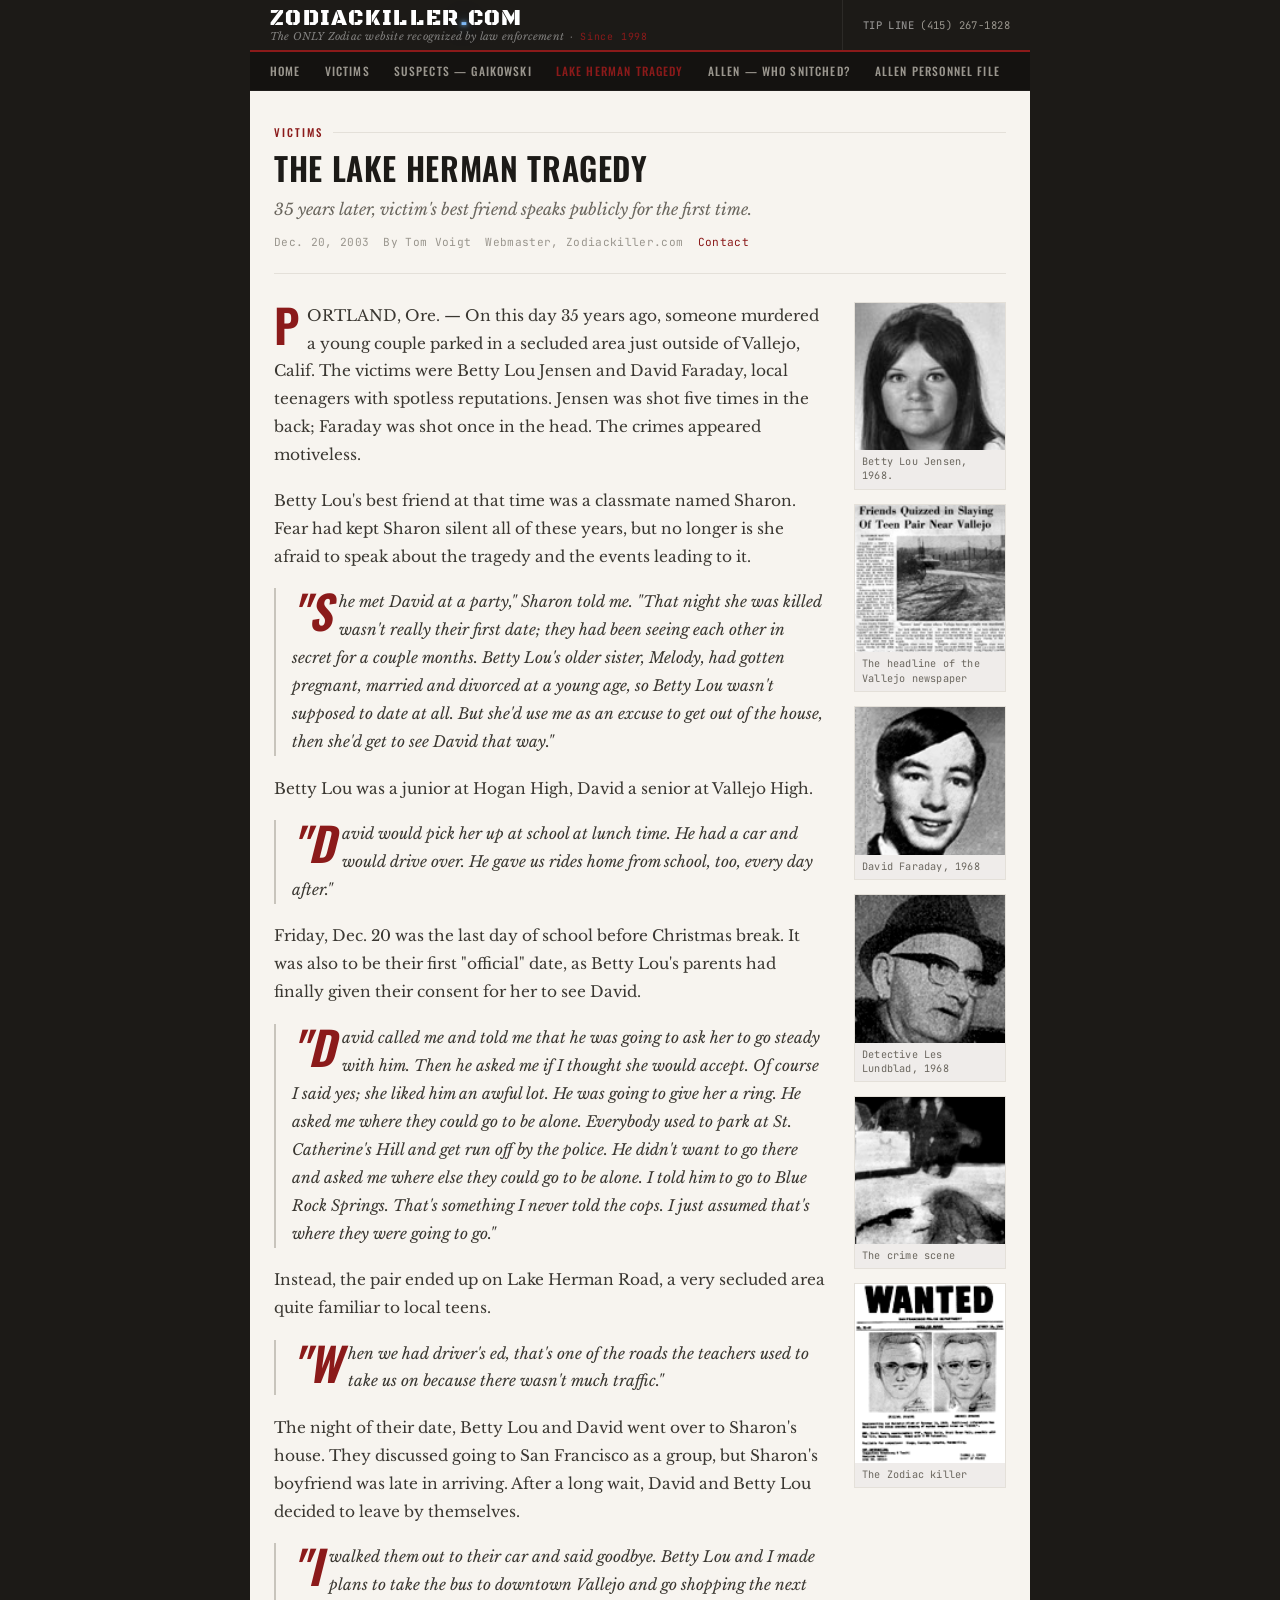
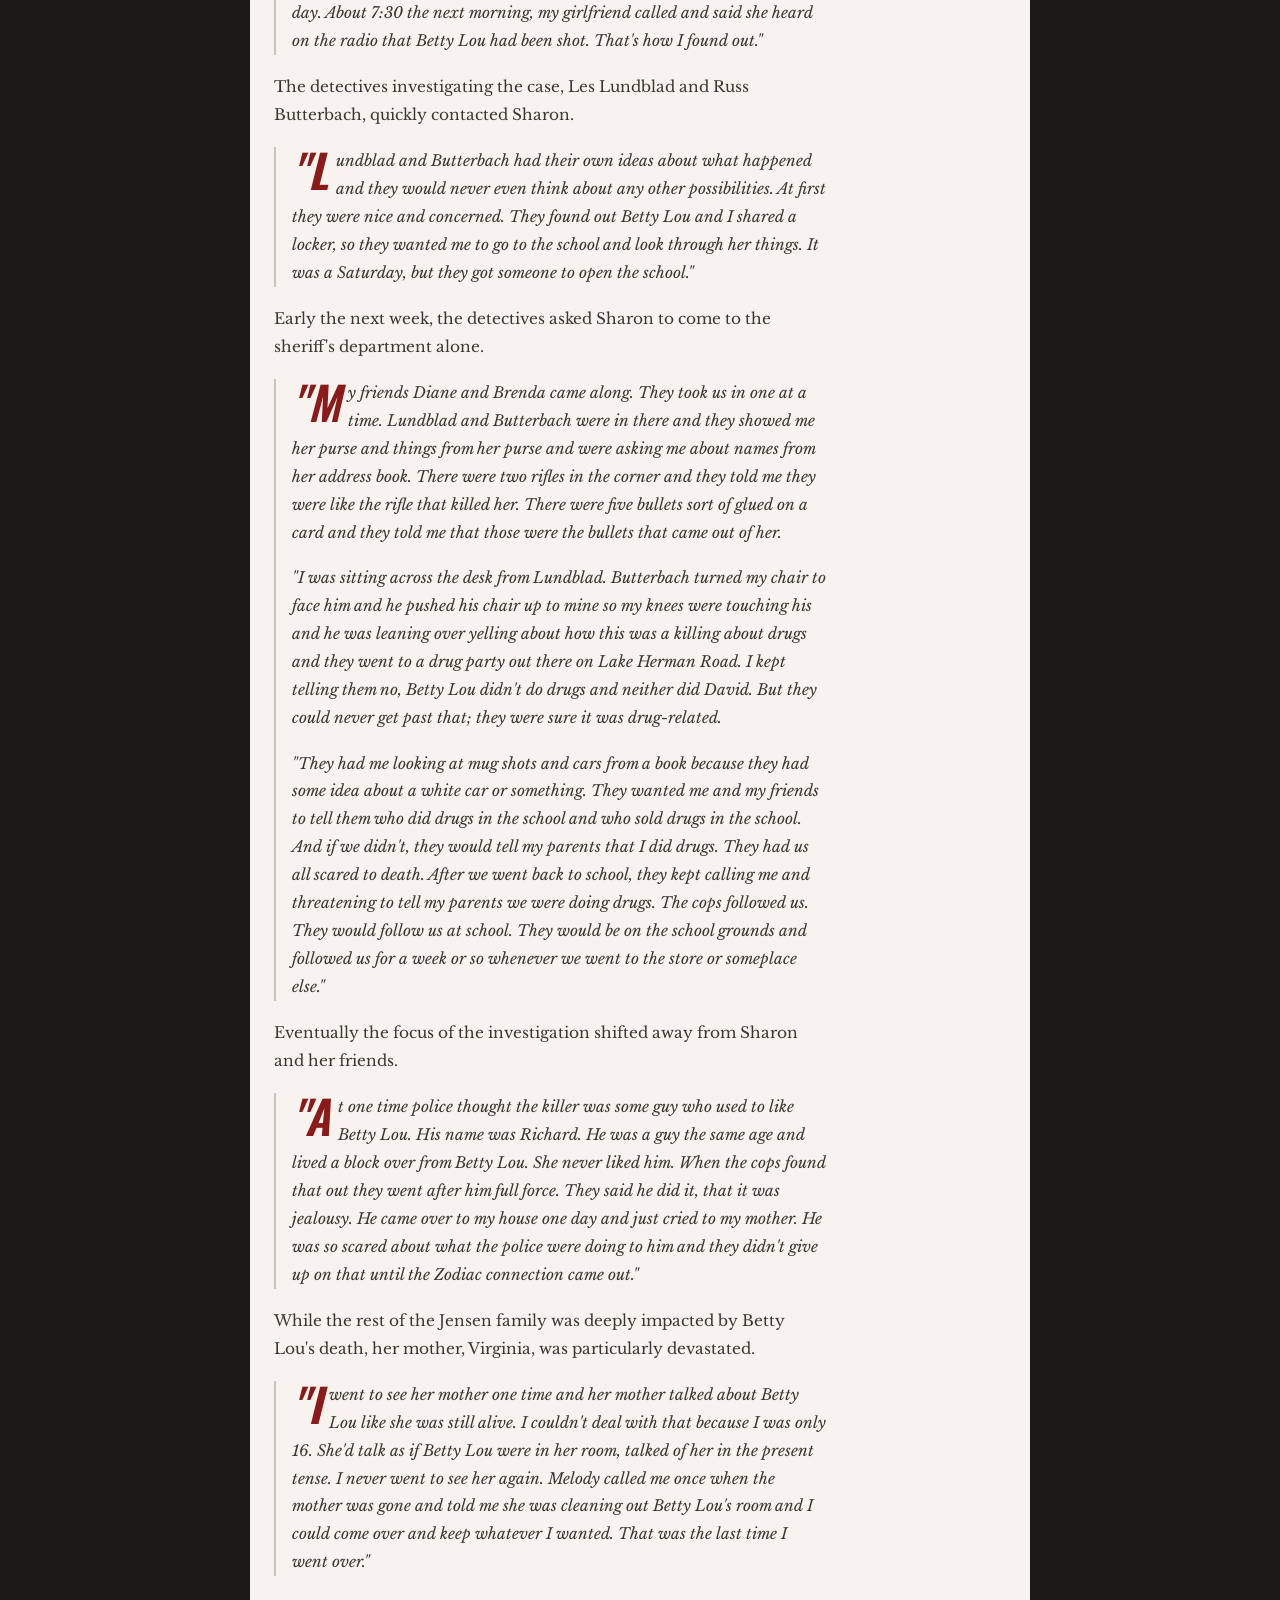
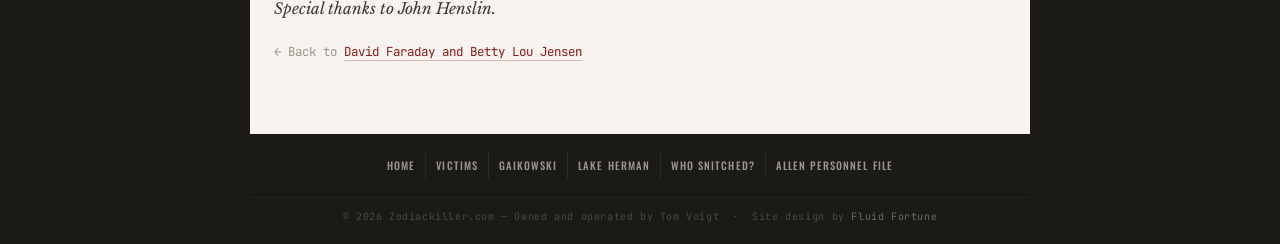
<file: lhr.html>
<!DOCTYPE html>
<html lang="en">
<head>
<meta charset="UTF-8">
<meta name="viewport" content="width=device-width, initial-scale=1.0">
<title>The Lake Herman Tragedy — Zodiackiller.com</title>
<link rel="stylesheet" href="zodiac.css">
</head>
<body>

<div class="site-wrapper">

  <header class="site-header">
    <div class="header-inner">
      <div class="site-title-block">
        <a href="index.html" class="site-title">ZODIACKILLER<span class="dot">.</span>COM</a>
        <div class="site-tagline">The ONLY Zodiac website recognized by law enforcement &nbsp;&middot;&nbsp; <span>Since 1998</span></div>
      </div>
      <div class="tip-line"><strong>TIP LINE</strong> (415) 267-1828</div>
      <button class="nav-toggle" onclick="document.querySelector('.site-nav').classList.toggle('open')">&#9776; Menu</button>
    </div>
  </header>

  <nav class="site-nav">
    <ul>
      <li><a href="index.html">Home</a></li>
      <li><a href="victims.html">Victims</a></li>
      <li><a href="gaikowski.html">Suspects — Gaikowski</a></li>
      <li><a href="lhr.html" class="active">Lake Herman Tragedy</a></li>
      <li><a href="allen.html">Allen — Who Snitched?</a></li>
      <li><a href="allen-pf.html">Allen Personnel File</a></li>
    </ul>
  </nav>

  <main class="page-content">

    <div class="page-header">
      <div class="page-label">Victims</div>
      <h1 class="page-title">The Lake Herman Tragedy</h1>
      <div class="page-subtitle">35 years later, victim's best friend speaks publicly for the first time.</div>
      <div class="page-byline">
        <span>Dec. 20, 2003</span>
        <span>By Tom Voigt</span>
        <span>Webmaster, Zodiackiller.com</span>
        <a href="contact.html">Contact</a>
      </div>
    </div>

    <div class="article-layout">

      <div class="article-body">
        <p>PORTLAND, Ore. — On this day 35 years ago, someone murdered a young couple parked in a secluded area just outside of Vallejo, Calif. The victims were Betty Lou Jensen and David Faraday, local teenagers with spotless reputations. Jensen was shot five times in the back; Faraday was shot once in the head. The crimes appeared motiveless.</p>

        <p>Betty Lou's best friend at that time was a classmate named Sharon. Fear had kept Sharon silent all of these years, but no longer is she afraid to speak about the tragedy and the events leading to it.</p>

        <div class="witness">
          <p>"She met David at a party," Sharon told me. "That night she was killed wasn't really their first date; they had been seeing each other in secret for a couple months. Betty Lou's older sister, Melody, had gotten pregnant, married and divorced at a young age, so Betty Lou wasn't supposed to date at all. But she'd use me as an excuse to get out of the house, then she'd get to see David that way."</p>
        </div>

        <p>Betty Lou was a junior at Hogan High, David a senior at Vallejo High.</p>

        <div class="witness">
          <p>"David would pick her up at school at lunch time. He had a car and would drive over. He gave us rides home from school, too, every day after."</p>
        </div>

        <p>Friday, Dec. 20 was the last day of school before Christmas break. It was also to be their first "official" date, as Betty Lou's parents had finally given their consent for her to see David.</p>

        <div class="witness">
          <p>"David called me and told me that he was going to ask her to go steady with him. Then he asked me if I thought she would accept. Of course I said yes; she liked him an awful lot. He was going to give her a ring. He asked me where they could go to be alone. Everybody used to park at St. Catherine's Hill and get run off by the police. He didn't want to go there and asked me where else they could go to be alone. I told him to go to Blue Rock Springs. That's something I never told the cops. I just assumed that's where they were going to go."</p>
        </div>

        <p>Instead, the pair ended up on Lake Herman Road, a very secluded area quite familiar to local teens.</p>

        <div class="witness">
          <p>"When we had driver's ed, that's one of the roads the teachers used to take us on because there wasn't much traffic."</p>
        </div>

        <p>The night of their date, Betty Lou and David went over to Sharon's house. They discussed going to San Francisco as a group, but Sharon's boyfriend was late in arriving. After a long wait, David and Betty Lou decided to leave by themselves.</p>

        <div class="witness">
          <p>"I walked them out to their car and said goodbye. Betty Lou and I made plans to take the bus to downtown Vallejo and go shopping the next day. About 7:30 the next morning, my girlfriend called and said she heard on the radio that Betty Lou had been shot. That's how I found out."</p>
        </div>

        <p>The detectives investigating the case, Les Lundblad and Russ Butterbach, quickly contacted Sharon.</p>

        <div class="witness">
          <p>"Lundblad and Butterbach had their own ideas about what happened and they would never even think about any other possibilities. At first they were nice and concerned. They found out Betty Lou and I shared a locker, so they wanted me to go to the school and look through her things. It was a Saturday, but they got someone to open the school."</p>
        </div>

        <p>Early the next week, the detectives asked Sharon to come to the sheriff's department alone.</p>

        <div class="witness">
          <p>"My friends Diane and Brenda came along. They took us in one at a time. Lundblad and Butterbach were in there and they showed me her purse and things from her purse and were asking me about names from her address book. There were two rifles in the corner and they told me they were like the rifle that killed her. There were five bullets sort of glued on a card and they told me that those were the bullets that came out of her.</p>
          <p>"I was sitting across the desk from Lundblad. Butterbach turned my chair to face him and he pushed his chair up to mine so my knees were touching his and he was leaning over yelling about how this was a killing about drugs and they went to a drug party out there on Lake Herman Road. I kept telling them no, Betty Lou didn't do drugs and neither did David. But they could never get past that; they were sure it was drug-related.</p>
          <p>"They had me looking at mug shots and cars from a book because they had some idea about a white car or something. They wanted me and my friends to tell them who did drugs in the school and who sold drugs in the school. And if we didn't, they would tell my parents that I did drugs. They had us all scared to death. After we went back to school, they kept calling me and threatening to tell my parents we were doing drugs. The cops followed us. They would follow us at school. They would be on the school grounds and followed us for a week or so whenever we went to the store or someplace else."</p>
        </div>

        <p>Eventually the focus of the investigation shifted away from Sharon and her friends.</p>

        <div class="witness">
          <p>"At one time police thought the killer was some guy who used to like Betty Lou. His name was Richard. He was a guy the same age and lived a block over from Betty Lou. She never liked him. When the cops found that out they went after him full force. They said he did it, that it was jealousy. He came over to my house one day and just cried to my mother. He was so scared about what the police were doing to him and they didn't give up on that until the Zodiac connection came out."</p>
        </div>

        <p>While the rest of the Jensen family was deeply impacted by Betty Lou's death, her mother, Virginia, was particularly devastated.</p>

        <div class="witness">
          <p>"I went to see her mother one time and her mother talked about Betty Lou like she was still alive. I couldn't deal with that because I was only 16. She'd talk as if Betty Lou were in her room, talked of her in the present tense. I never went to see her again. Melody called me once when the mother was gone and told me she was cleaning out Betty Lou's room and I could come over and keep whatever I wanted. That was the last time I went over."</p>
        </div>

        <p><em>Special thanks to John Henslin.</em></p>

        <p style="margin-top:1.5em; font-family:var(--mono); font-size:0.78rem; color:var(--ink-4);">
          ← Back to <a href="faradayjensen.html">David Faraday and Betty Lou Jensen</a>
        </p>
      </div>

      <aside class="article-sidebar">
        <figure class="sidebar-figure">
          <img src="images/bljsmall.jpg" alt="Betty Lou Jensen, 1968">
          <figcaption>Betty Lou Jensen, 1968.</figcaption>
        </figure>
        <figure class="sidebar-figure">
          <img src="images/lhrheadlinesmall.gif" alt="Vallejo newspaper headline">
          <figcaption>The headline of the Vallejo newspaper</figcaption>
        </figure>
        <figure class="sidebar-figure">
          <img src="images/dfsmall.gif" alt="David Faraday, 1968">
          <figcaption>David Faraday, 1968</figcaption>
        </figure>
        <figure class="sidebar-figure">
          <img src="images/lundbladsmall.gif" alt="Detective Les Lundblad, 1968">
          <figcaption>Detective Les Lundblad, 1968</figcaption>
        </figure>
        <figure class="sidebar-figure">
          <img src="images/lhrcssmall.gif" alt="The crime scene">
          <figcaption>The crime scene</figcaption>
        </figure>
        <figure class="sidebar-figure">
          <img src="images/compositelittle.gif" alt="The Zodiac killer">
          <figcaption>The Zodiac killer</figcaption>
        </figure>
      </aside>

    </div>

  </main>

  <footer class="site-footer">
    <nav class="footer-nav">
      <a href="index.html">Home</a>
      <a href="victims.html">Victims</a>
      <a href="gaikowski.html">Gaikowski</a>
      <a href="lhr.html">Lake Herman</a>
      <a href="allen.html">Who Snitched?</a>
      <a href="allen-pf.html">Allen Personnel File</a>
    </nav>
    <div class="footer-bottom">© 2026 Zodiackiller.com — Owned and operated by Tom Voigt &nbsp;·&nbsp; Site design by <a href="https://fluidfortune.com" target="_blank" rel="noopener" style="color:rgba(255,255,255,0.35); text-decoration:none;">Fluid Fortune</a></div>
  </footer>

</div>
</body>
</html>
</file>
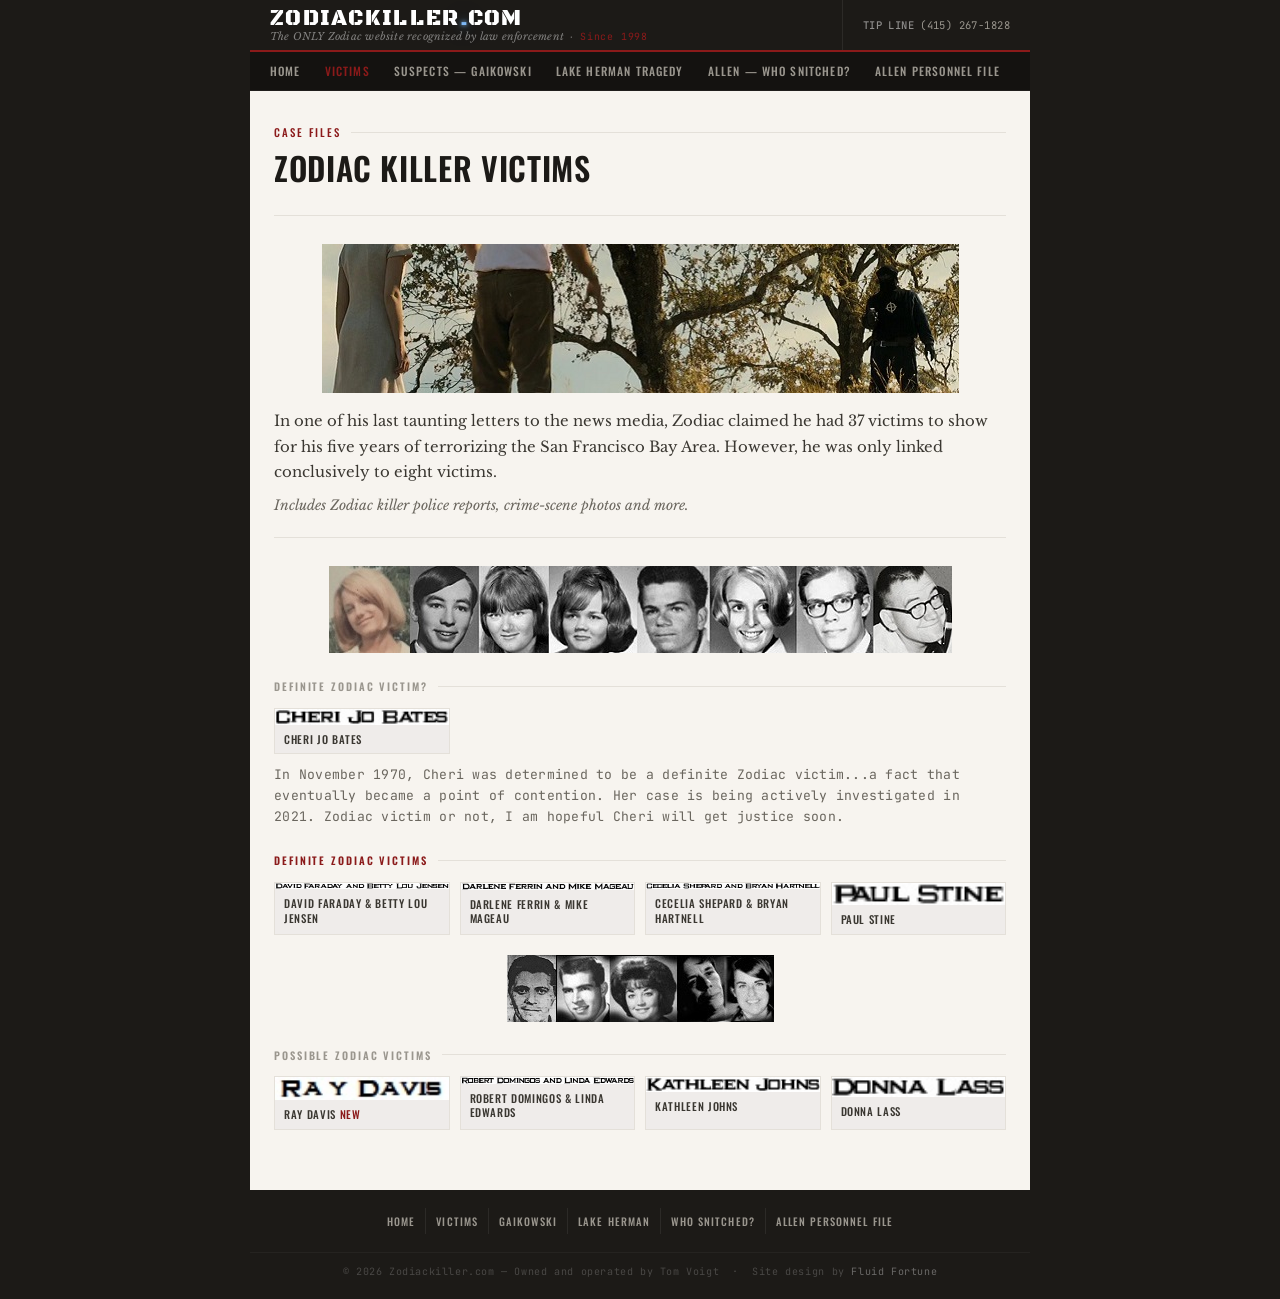
<file: victims.html>
<!DOCTYPE html>
<html lang="en">
<head>
<meta charset="UTF-8">
<meta name="viewport" content="width=device-width, initial-scale=1.0">
<title>Zodiac Killer Victims — Zodiackiller.com</title>
<link rel="stylesheet" href="zodiac.css">
</head>
<body>

<div class="site-wrapper">

  <header class="site-header">
    <div class="header-inner">
      <div class="site-title-block">
        <a href="index.html" class="site-title">ZODIACKILLER<span class="dot">.</span>COM</a>
        <div class="site-tagline">The ONLY Zodiac website recognized by law enforcement &nbsp;&middot;&nbsp; <span>Since 1998</span></div>
      </div>
      <div class="tip-line"><strong>TIP LINE</strong> (415) 267-1828</div>
      <button class="nav-toggle" onclick="document.querySelector('.site-nav').classList.toggle('open')">&#9776; Menu</button>
    </div>
  </header>

  <nav class="site-nav">
    <ul>
      <li><a href="index.html">Home</a></li>
      <li><a href="victims.html" class="active">Victims</a></li>
      <li><a href="gaikowski.html">Suspects — Gaikowski</a></li>
      <li><a href="lhr.html">Lake Herman Tragedy</a></li>
      <li><a href="allen.html">Allen — Who Snitched?</a></li>
      <li><a href="allen-pf.html">Allen Personnel File</a></li>
    </ul>
  </nav>

  <main class="page-content">

    <div class="page-header">
      <div class="page-label">Case Files</div>
      <h1 class="page-title">Zodiac Killer Victims</h1>
    </div>

    <div class="victims-intro">
      <img src="images/vbzmt.jpg" alt="Zodiac Killer victims" style="margin: 0 auto 16px;">
      <p>In one of his last taunting letters to the news media, Zodiac claimed he had 37 victims to show for his five years of terrorizing the San Francisco Bay Area. However, he was only linked conclusively to eight victims.</p>
      <em>Includes Zodiac killer police reports, crime-scene photos and more.</em>
    </div>

    <img src="images/dzvfmbnew.jpg" alt="" style="margin: 0 auto 20px; max-width: 100%;">

    <div class="section-divider">Definite Zodiac Victim?</div>
    <div class="victims-grid">
      <a href="bates.html" class="victim-card">
        <img src="images/bates.gif" alt="Cheri Jo Bates">
        <div class="victim-card-label">Cheri Jo Bates</div>
      </a>
    </div>
    <p style="font-size:0.82rem; color:var(--ink-3); font-family:var(--mono); margin: 10px 0 24px; line-height:1.6; letter-spacing:0.02em;">
      In November 1970, Cheri was determined to be a definite Zodiac victim...a fact that eventually became a point of contention. Her case is being actively investigated in 2021. Zodiac victim or not, I am hopeful Cheri will get justice soon.
    </p>

    <div class="section-divider definite">Definite Zodiac Victims</div>
    <div class="victims-grid">
      <a href="faradayjensen.html" class="victim-card">
        <img src="images/faradayjensen.gif" alt="David Faraday and Betty Lou Jensen">
        <div class="victim-card-label">David Faraday &amp; Betty Lou Jensen</div>
      </a>
      <a href="ferrinmageau.html" class="victim-card">
        <img src="images/ferrinmageau.gif" alt="Darlene Ferrin and Mike Mageau">
        <div class="victim-card-label">Darlene Ferrin &amp; Mike Mageau</div>
      </a>
      <a href="shepardhartnell.html" class="victim-card">
        <img src="images/shepardhartnell.gif" alt="Cecelia Shepard and Bryan Hartnell">
        <div class="victim-card-label">Cecelia Shepard &amp; Bryan Hartnell</div>
      </a>
      <a href="stine.html" class="victim-card">
        <img src="images/stine.gif" alt="Paul Stine">
        <div class="victim-card-label">Paul Stine</div>
      </a>
    </div>

    <img src="images/pvictimsmbtotal.jpg" alt="" style="margin: 20px auto; max-width: 100%;">

    <div class="section-divider">Possible Zodiac Victims</div>
    <div class="victims-grid">
      <a href="raydavis.html" class="victim-card">
        <img src="images/raydavisvictimspage.jpg" alt="Ray Davis">
        <div class="victim-card-label">Ray Davis <span style="color:var(--red);">NEW</span></div>
      </a>
      <a href="domingosedwards.html" class="victim-card">
        <img src="images/domingosedwards.gif" alt="Robert Domingos and Linda Edwards">
        <div class="victim-card-label">Robert Domingos &amp; Linda Edwards</div>
      </a>
      <a href="johns.html" class="victim-card">
        <img src="images/johns.gif" alt="Kathleen Johns">
        <div class="victim-card-label">Kathleen Johns</div>
      </a>
      <a href="lass.html" class="victim-card">
        <img src="images/lass.gif" alt="Donna Lass">
        <div class="victim-card-label">Donna Lass</div>
      </a>
    </div>

  </main>

  <footer class="site-footer">
    <nav class="footer-nav">
      <a href="index.html">Home</a>
      <a href="victims.html">Victims</a>
      <a href="gaikowski.html">Gaikowski</a>
      <a href="lhr.html">Lake Herman</a>
      <a href="allen.html">Who Snitched?</a>
      <a href="allen-pf.html">Allen Personnel File</a>
    </nav>
    <div class="footer-bottom">© 2026 Zodiackiller.com — Owned and operated by Tom Voigt &nbsp;·&nbsp; Site design by <a href="https://fluidfortune.com" target="_blank" rel="noopener" style="color:rgba(255,255,255,0.35); text-decoration:none;">Fluid Fortune</a></div>
  </footer>

</div>
</body>
</html>
</file>
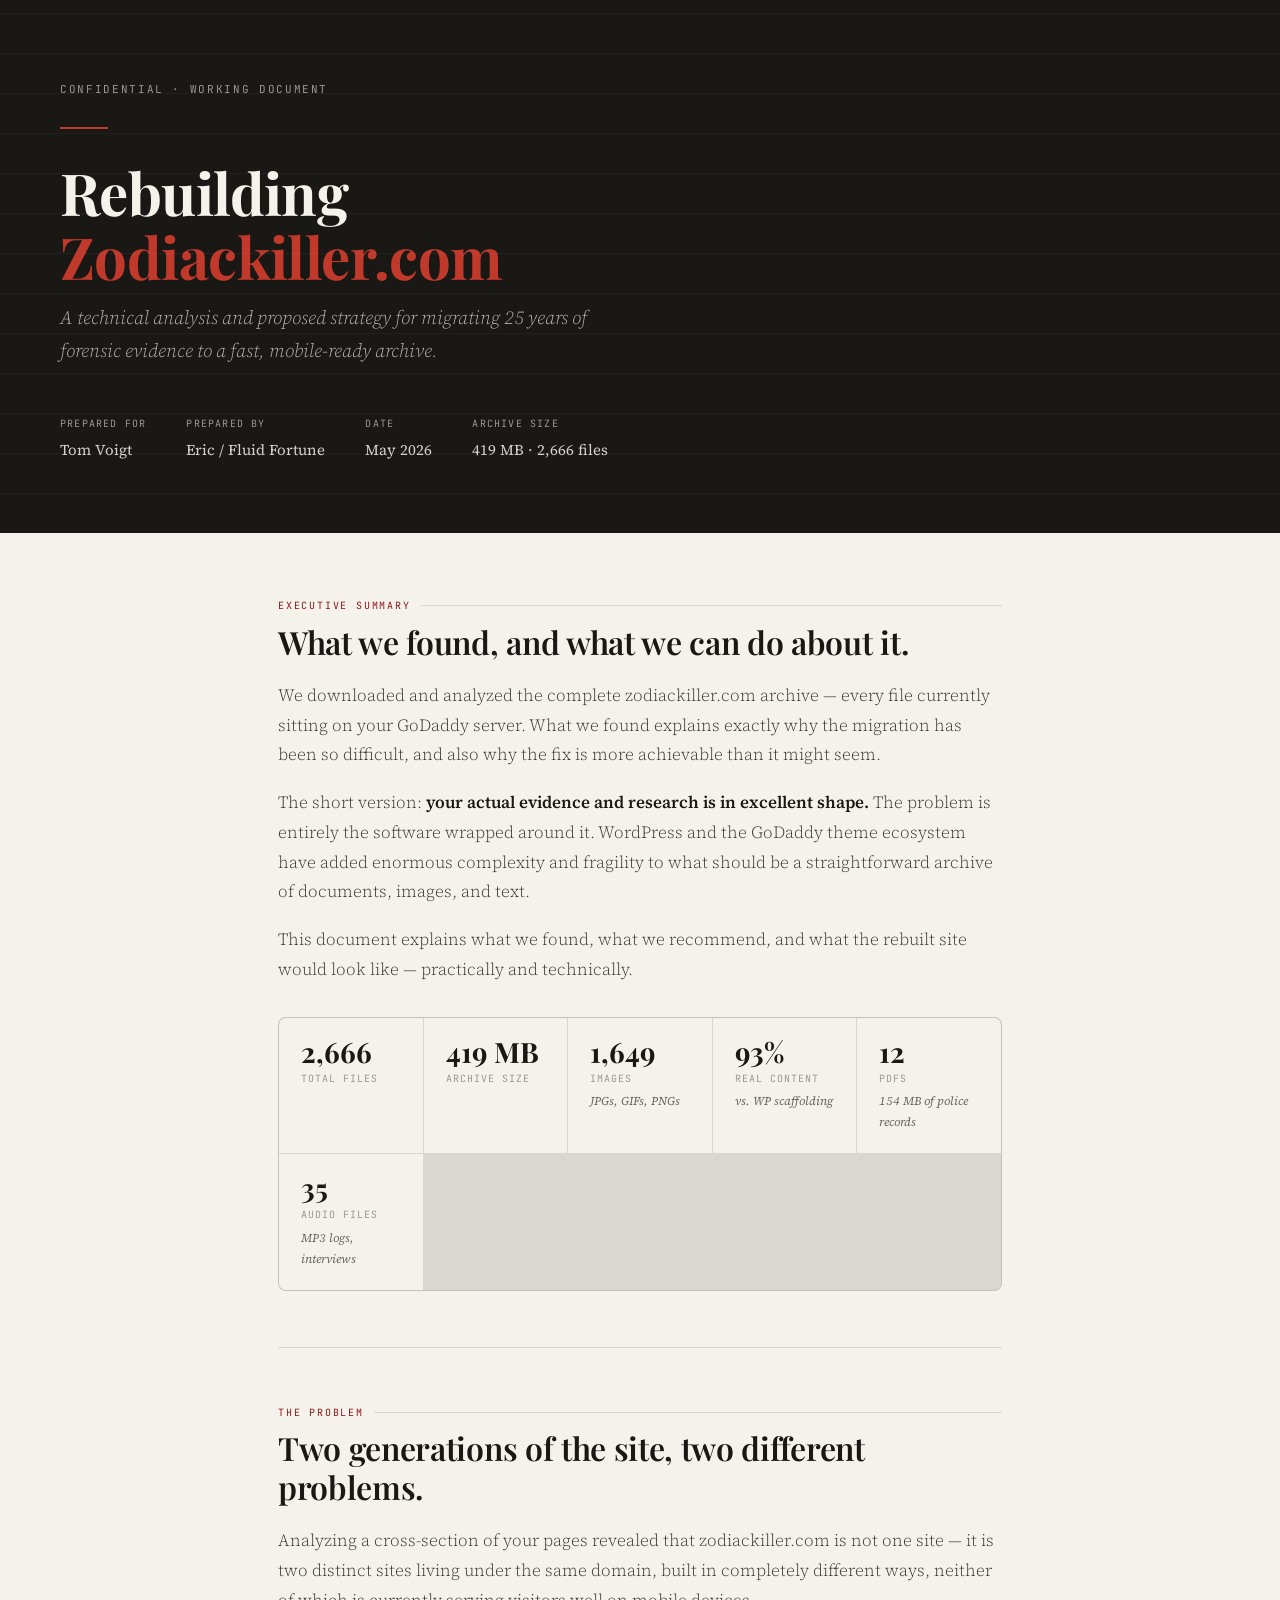
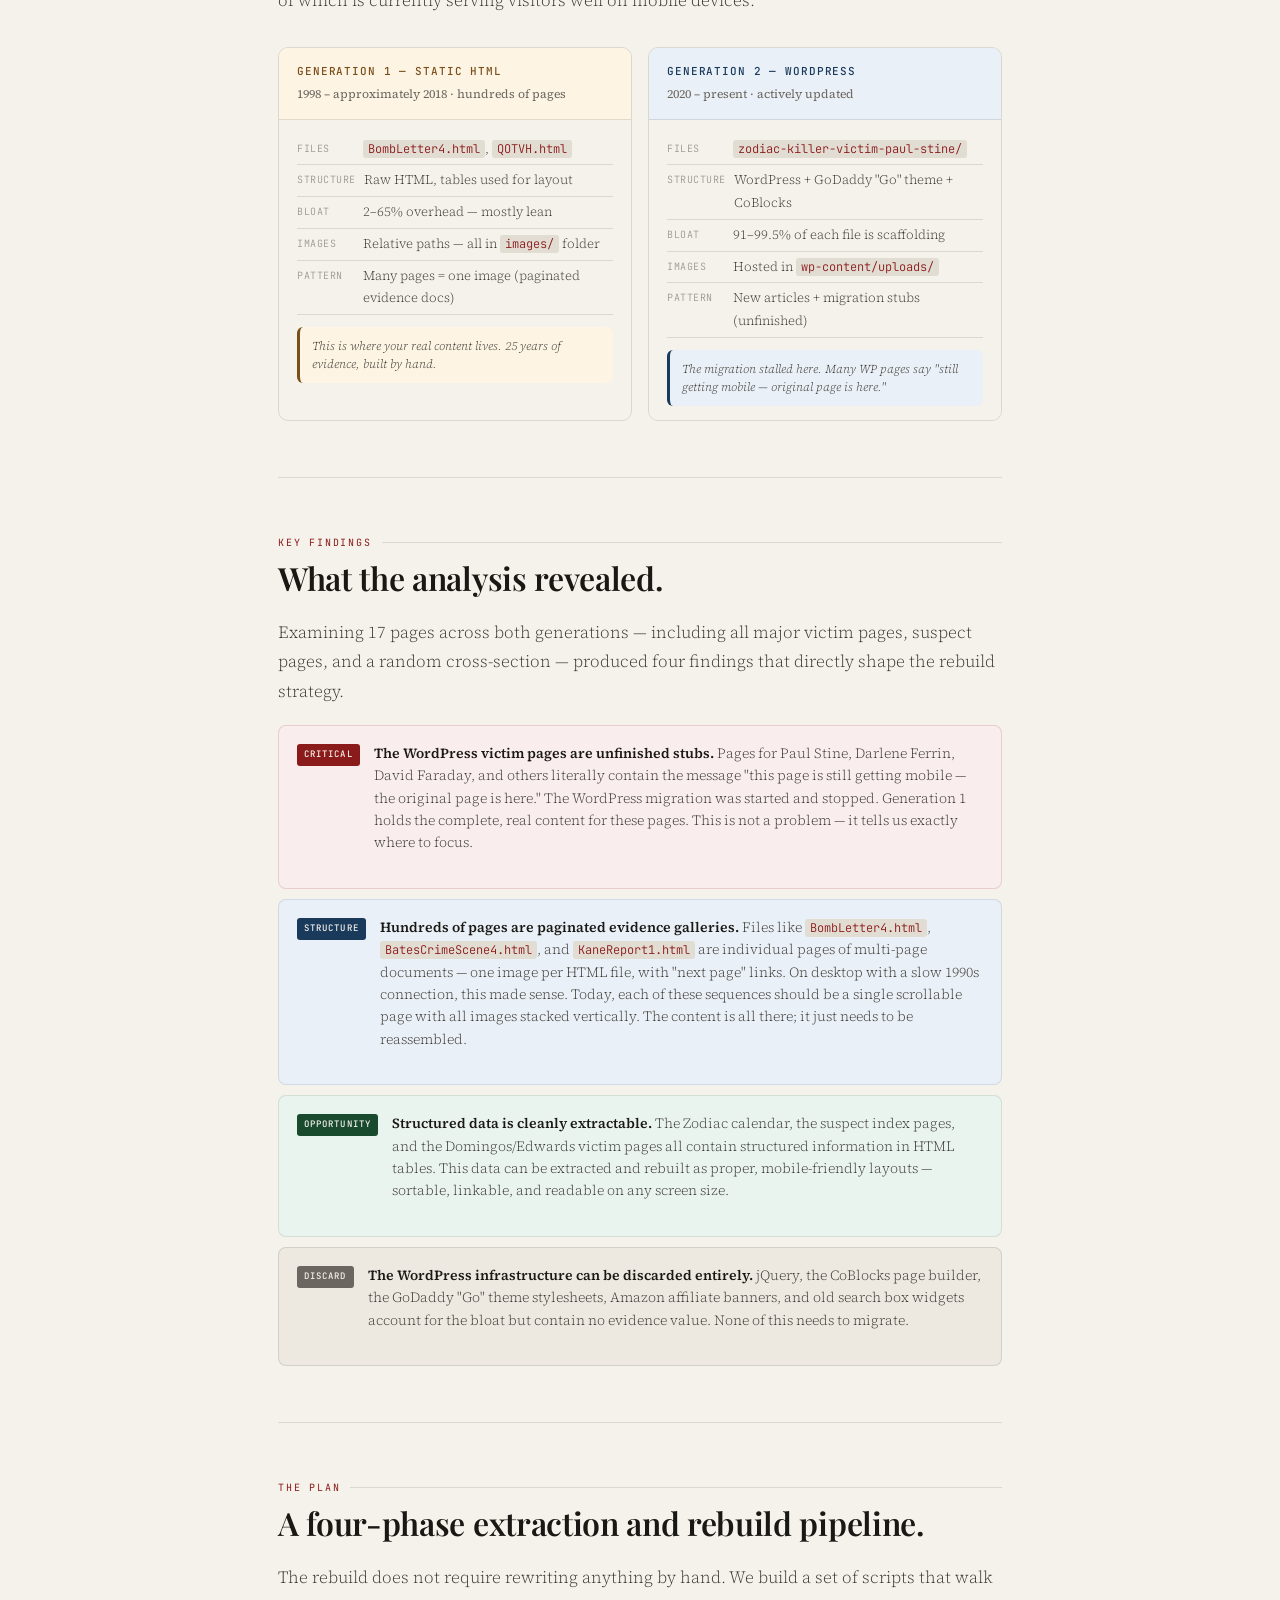
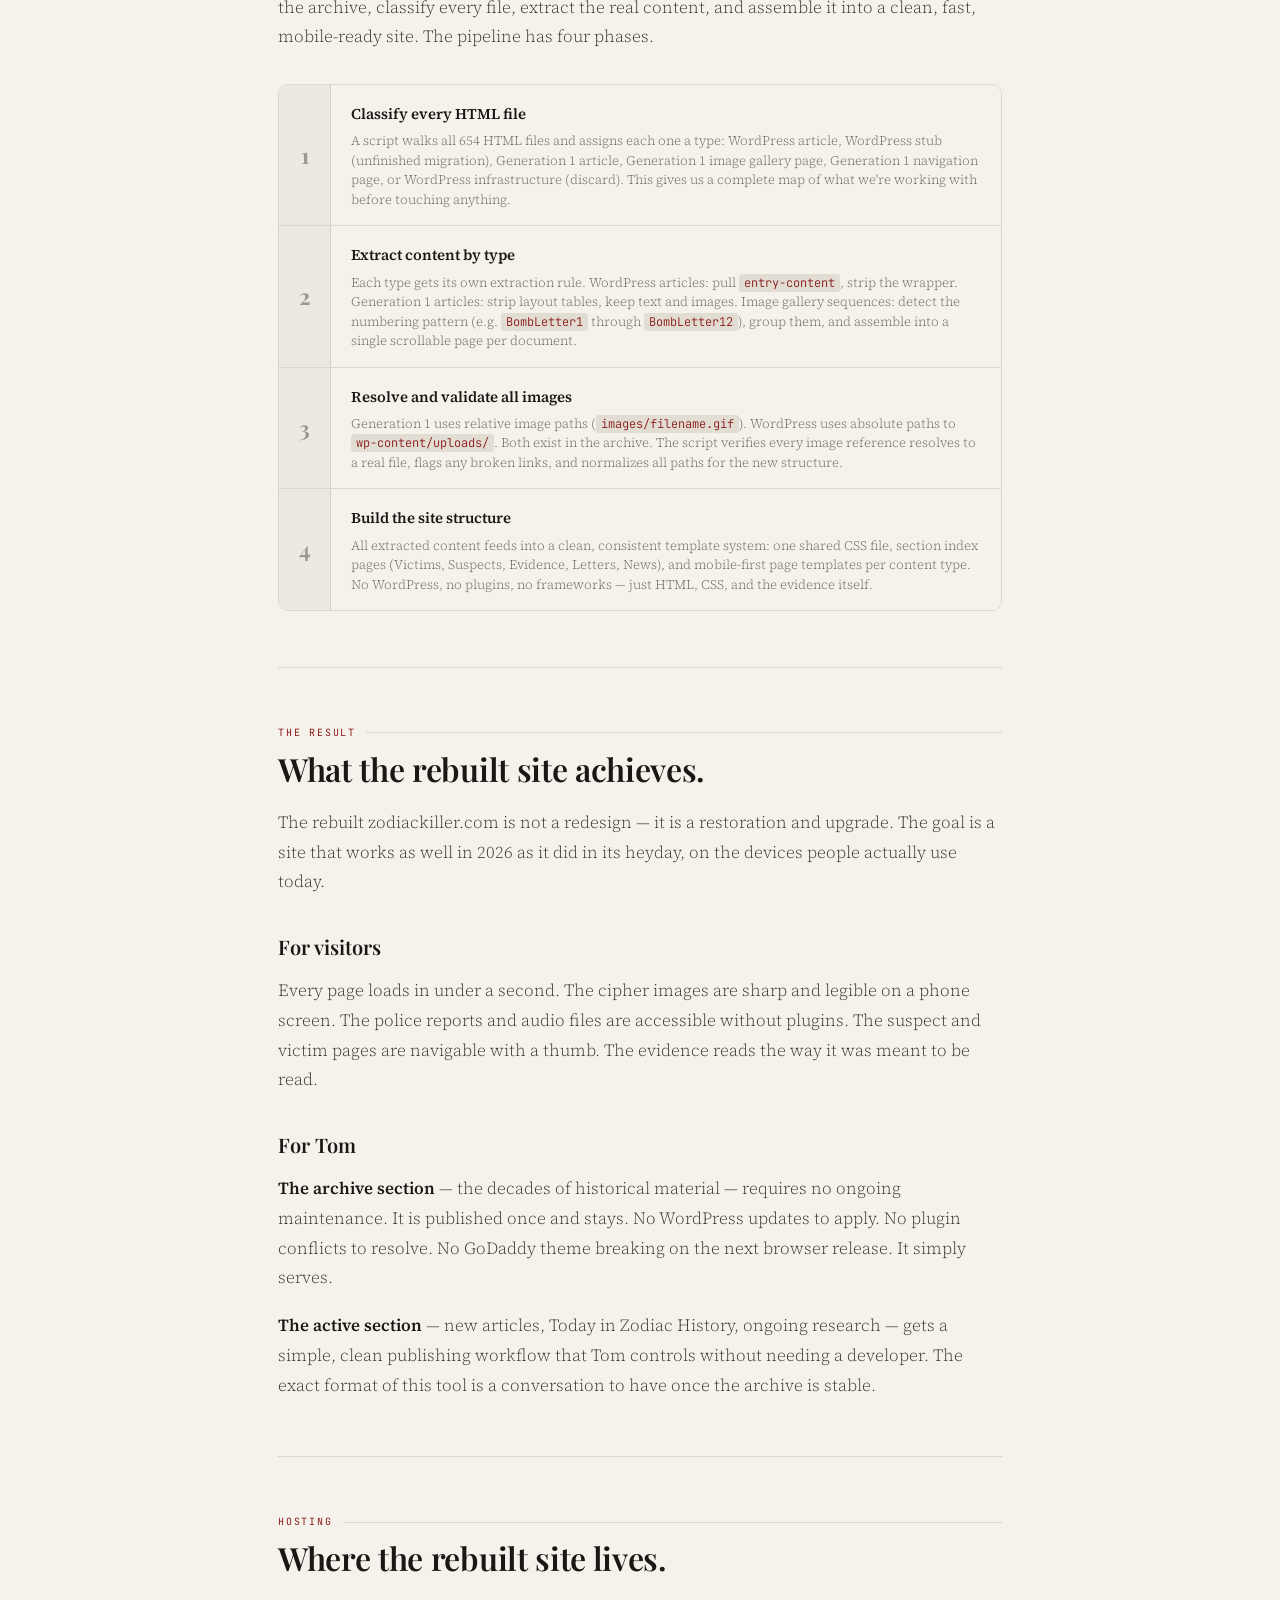
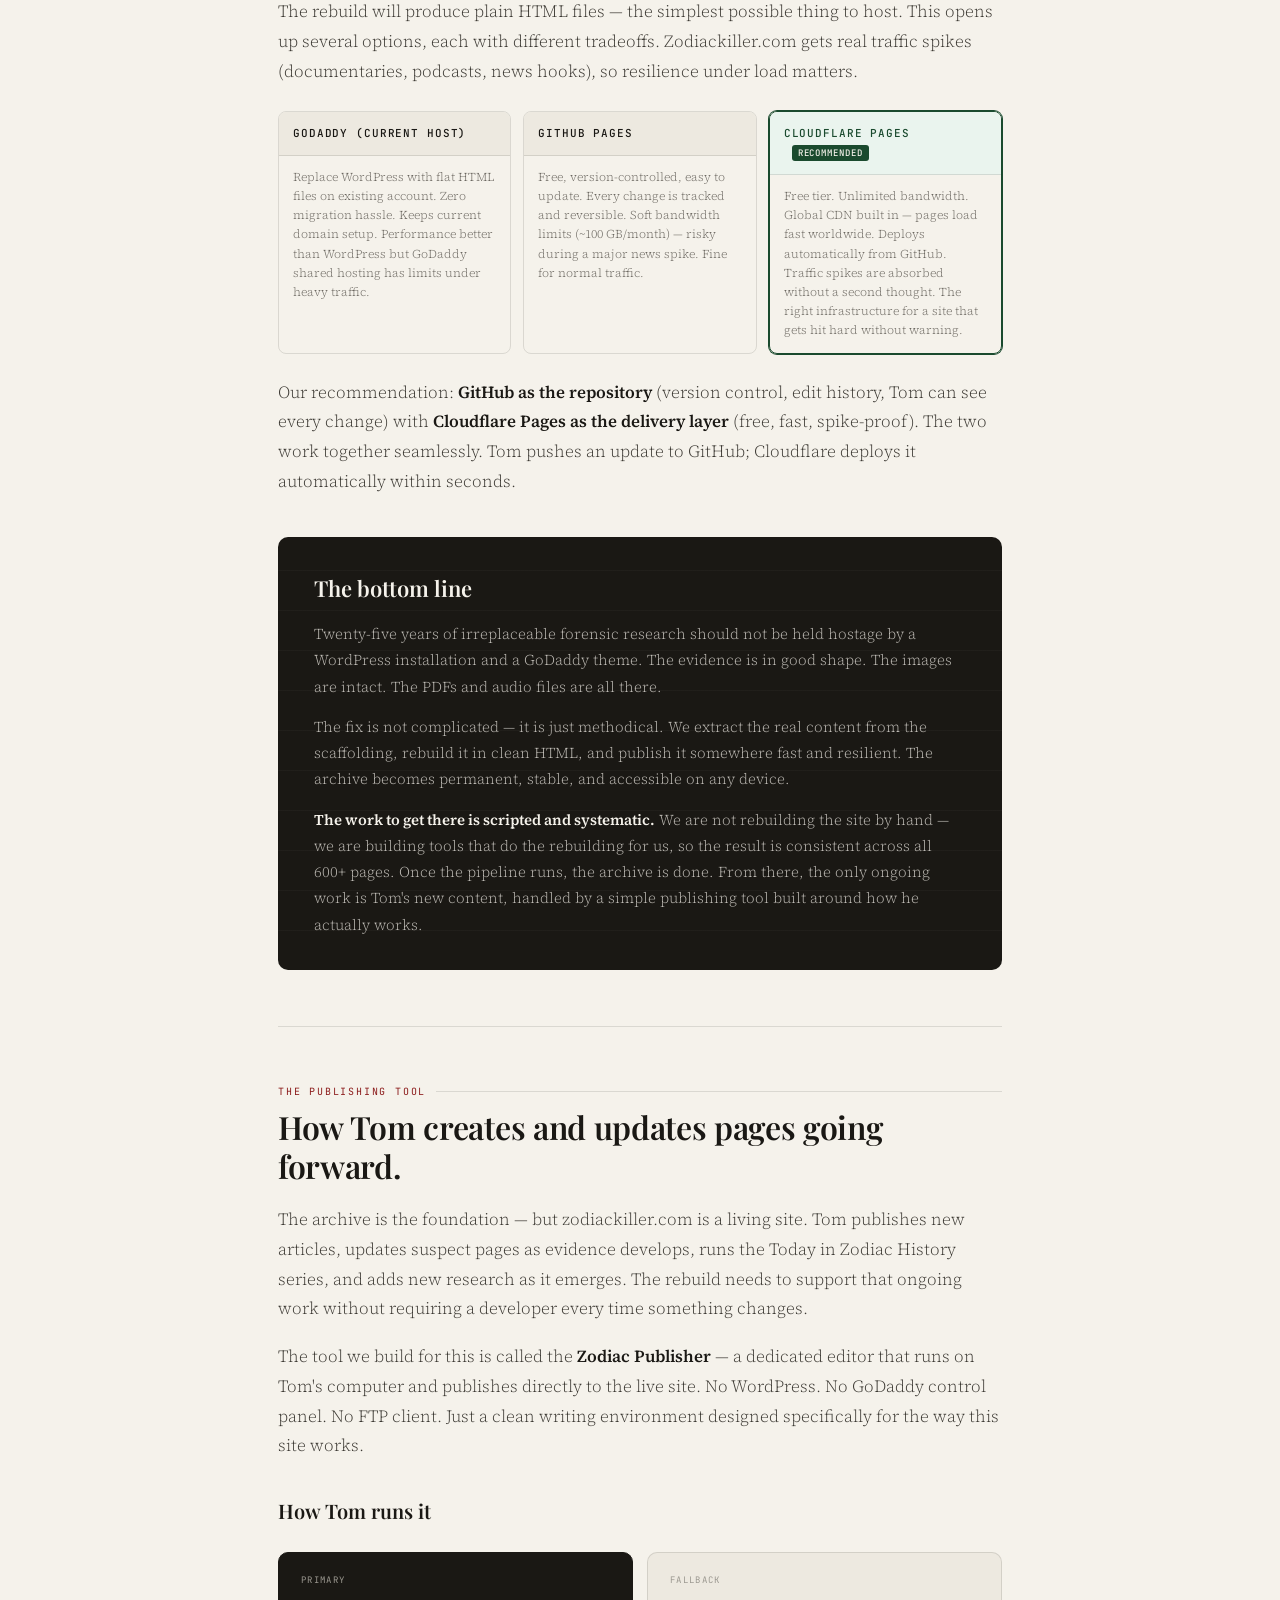
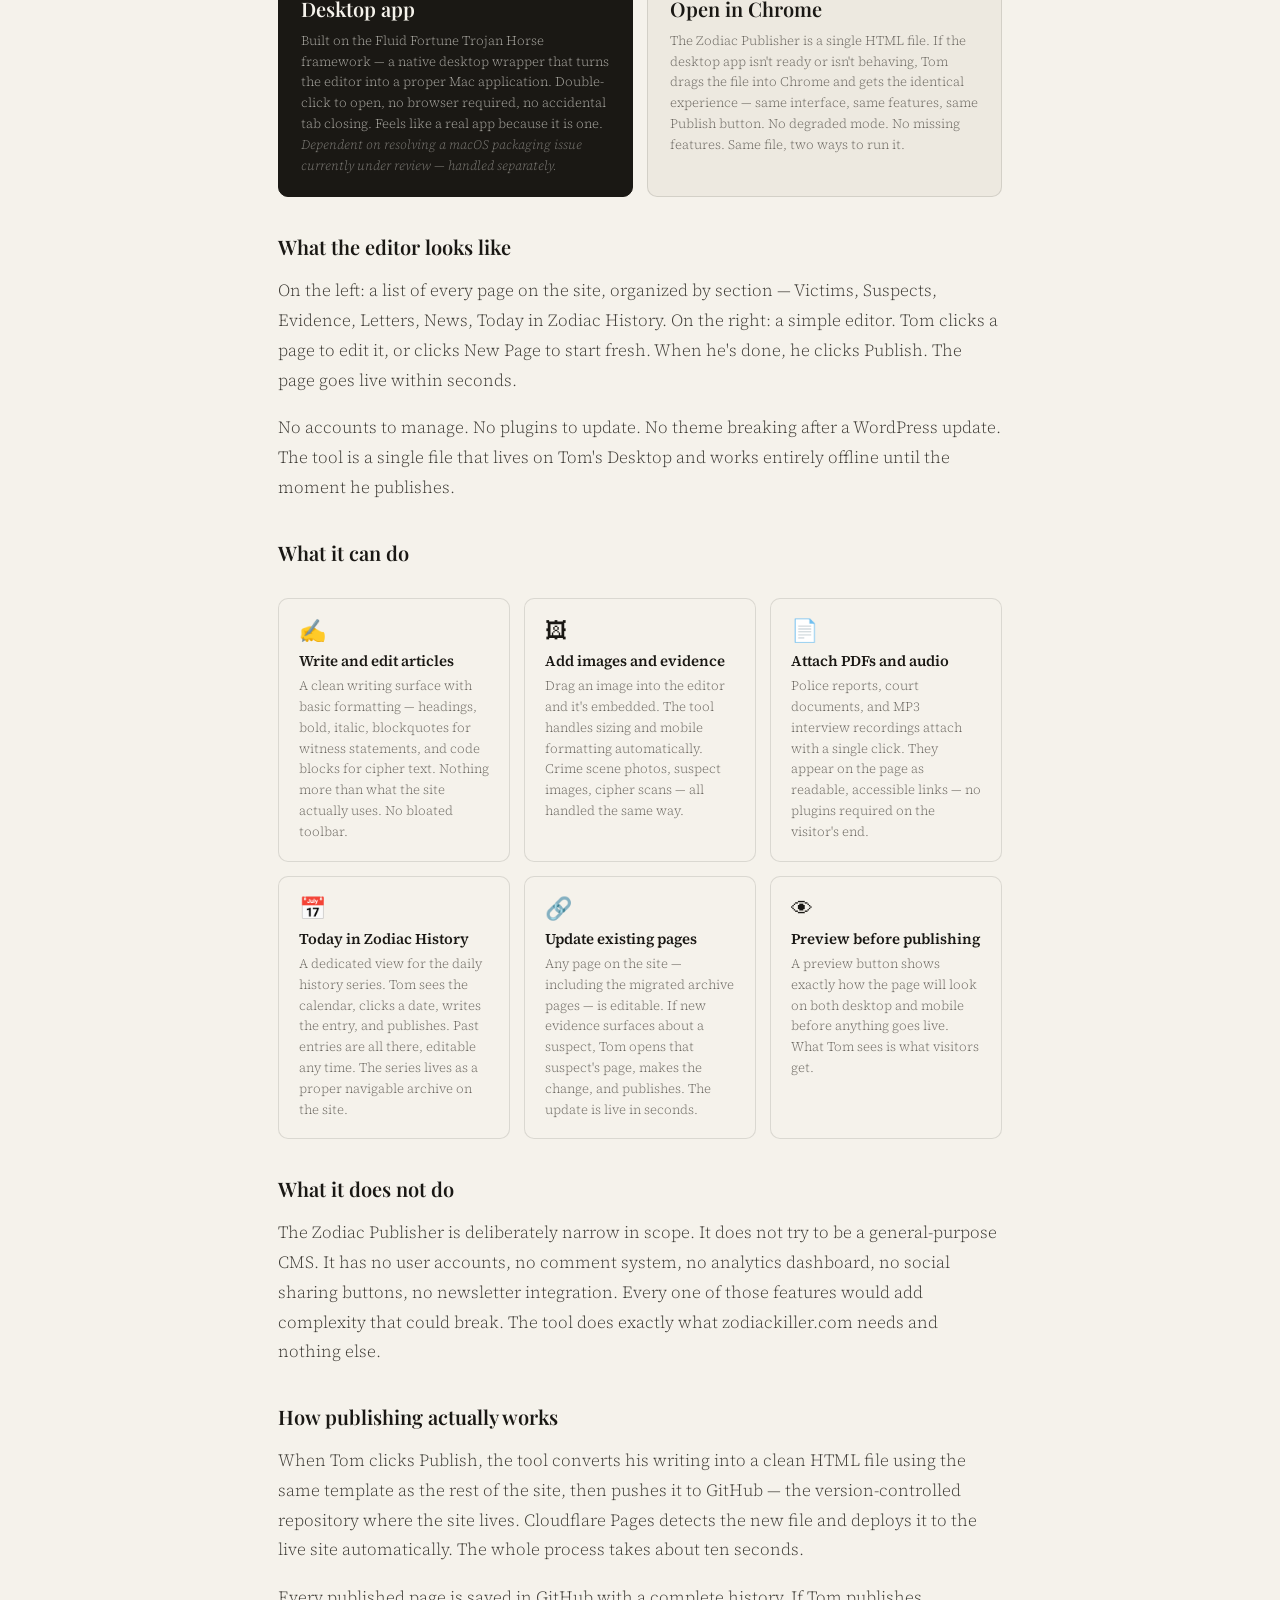
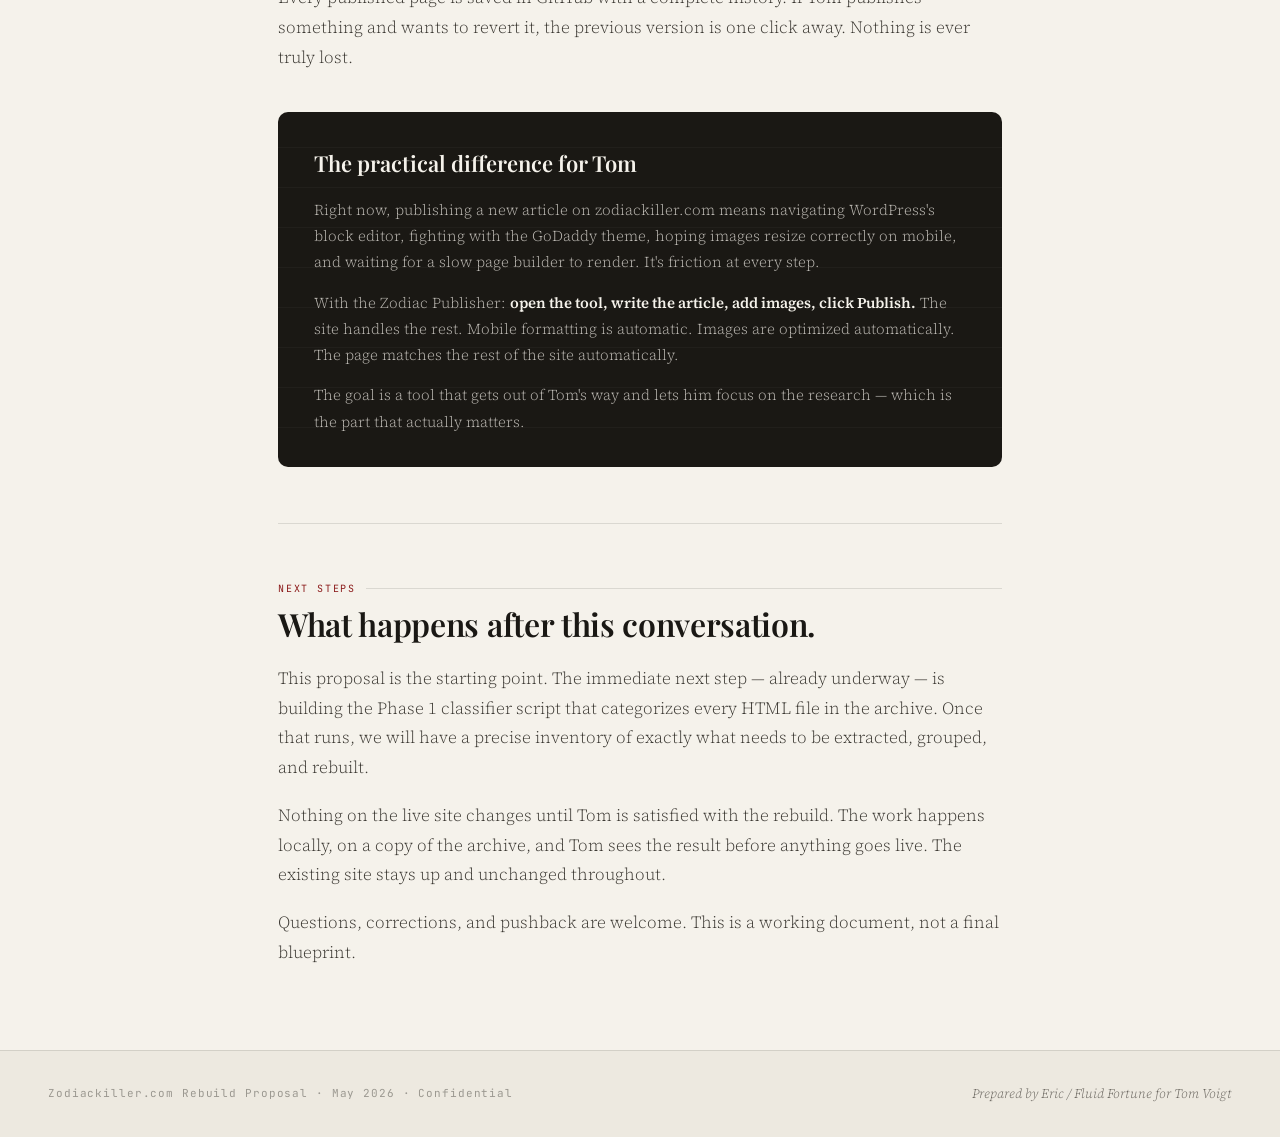
<file: zodiac_rebuild_proposal.html>
<!DOCTYPE html>
<html lang="en">
<head>
<meta charset="UTF-8">
<meta name="viewport" content="width=device-width, initial-scale=1.0">
<title>Zodiackiller.com — Rebuild Proposal</title>
<link href="https://fonts.googleapis.com/css2?family=Playfair+Display:wght@400;600;700&family=Source+Serif+4:ital,wght@0,300;0,400;0,600;1,300;1,400&family=JetBrains+Mono:wght@400;500&display=swap" rel="stylesheet">
<style>
  :root {
    --ink: #1a1814;
    --ink-2: #3d3a34;
    --ink-3: #6b6760;
    --ink-4: #9b9890;
    --paper: #f5f2eb;
    --paper-2: #ede9e0;
    --paper-3: #e2ddd3;
    --red: #8b1a1a;
    --red-light: #c0392b;
    --red-pale: #f9eded;
    --amber: #7a4e1a;
    --amber-pale: #fdf4e3;
    --blue: #1a3a5c;
    --blue-pale: #eaf0f7;
    --green: #1a4a2e;
    --green-pale: #eaf4ee;
    --border: rgba(26,24,20,0.12);
    --border-strong: rgba(26,24,20,0.25);
    --serif: 'Playfair Display', Georgia, serif;
    --body: 'Source Serif 4', Georgia, serif;
    --mono: 'JetBrains Mono', monospace;
  }

  * { box-sizing: border-box; margin: 0; padding: 0; }

  body {
    background: var(--paper);
    color: var(--ink);
    font-family: var(--body);
    font-size: 17px;
    line-height: 1.75;
    -webkit-font-smoothing: antialiased;
  }

  /* ── Cover ── */
  .cover {
    background: var(--ink);
    color: var(--paper);
    padding: 80px 60px 70px;
    position: relative;
    overflow: hidden;
  }

  .cover::before {
    content: '';
    position: absolute;
    top: 0; left: 0; right: 0; bottom: 0;
    background: repeating-linear-gradient(
      0deg,
      transparent,
      transparent 39px,
      rgba(245,242,235,0.04) 39px,
      rgba(245,242,235,0.04) 40px
    );
    pointer-events: none;
  }

  .cover-eyebrow {
    font-family: var(--mono);
    font-size: 11px;
    letter-spacing: 0.15em;
    text-transform: uppercase;
    color: var(--ink-4);
    margin-bottom: 28px;
  }

  .cover h1 {
    font-family: var(--serif);
    font-size: clamp(36px, 5vw, 58px);
    font-weight: 700;
    line-height: 1.1;
    color: var(--paper);
    margin-bottom: 12px;
    letter-spacing: -0.01em;
  }

  .cover h1 span {
    color: var(--red-light);
  }

  .cover-sub {
    font-family: var(--body);
    font-size: 19px;
    font-weight: 300;
    font-style: italic;
    color: rgba(245,242,235,0.7);
    margin-bottom: 48px;
    max-width: 560px;
  }

  .cover-meta {
    display: flex;
    gap: 40px;
    flex-wrap: wrap;
  }

  .cover-meta-item {
    display: flex;
    flex-direction: column;
    gap: 4px;
  }

  .cover-meta-label {
    font-family: var(--mono);
    font-size: 10px;
    letter-spacing: 0.12em;
    text-transform: uppercase;
    color: var(--ink-4);
  }

  .cover-meta-value {
    font-family: var(--body);
    font-size: 15px;
    color: rgba(245,242,235,0.85);
  }

  .cover-rule {
    width: 48px;
    height: 2px;
    background: var(--red-light);
    margin-bottom: 32px;
  }

  /* ── Layout ── */
  .page {
    max-width: 820px;
    margin: 0 auto;
    padding: 64px 48px;
  }

  @media (max-width: 640px) {
    .cover { padding: 48px 28px 48px; }
    .page { padding: 40px 24px; }
  }

  /* ── Section headers ── */
  .section-label {
    font-family: var(--mono);
    font-size: 10px;
    letter-spacing: 0.18em;
    text-transform: uppercase;
    color: var(--red);
    margin-bottom: 8px;
    display: flex;
    align-items: center;
    gap: 10px;
  }

  .section-label::after {
    content: '';
    flex: 1;
    height: 1px;
    background: var(--border);
  }

  h2 {
    font-family: var(--serif);
    font-size: clamp(24px, 3vw, 32px);
    font-weight: 600;
    line-height: 1.2;
    color: var(--ink);
    margin-bottom: 20px;
    letter-spacing: -0.01em;
  }

  h3 {
    font-family: var(--serif);
    font-size: 20px;
    font-weight: 600;
    color: var(--ink);
    margin-bottom: 12px;
    margin-top: 32px;
  }

  p {
    color: var(--ink-2);
    margin-bottom: 18px;
    font-weight: 300;
  }

  p strong {
    color: var(--ink);
    font-weight: 600;
  }

  .section-divider {
    border: none;
    border-top: 1px solid var(--border);
    margin: 56px 0;
  }

  /* ── Stat strip ── */
  .stat-strip {
    display: grid;
    grid-template-columns: repeat(auto-fit, minmax(140px, 1fr));
    gap: 1px;
    background: var(--border);
    border: 1px solid var(--border);
    border-radius: 8px;
    overflow: hidden;
    margin: 32px 0;
  }

  .stat {
    background: var(--paper);
    padding: 20px 22px;
    display: flex;
    flex-direction: column;
    gap: 4px;
  }

  .stat-num {
    font-family: var(--serif);
    font-size: 28px;
    font-weight: 700;
    color: var(--ink);
    line-height: 1;
  }

  .stat-label {
    font-family: var(--mono);
    font-size: 10px;
    letter-spacing: 0.1em;
    text-transform: uppercase;
    color: var(--ink-4);
  }

  .stat-sub {
    font-size: 12px;
    color: var(--ink-3);
    font-style: italic;
  }

  /* ── Two-col generations ── */
  .gen-grid {
    display: grid;
    grid-template-columns: 1fr 1fr;
    gap: 16px;
    margin: 32px 0;
  }

  @media (max-width: 600px) {
    .gen-grid { grid-template-columns: 1fr; }
  }

  .gen-card {
    border: 1px solid var(--border);
    border-radius: 10px;
    overflow: hidden;
  }

  .gen-card-header {
    padding: 14px 18px;
    border-bottom: 1px solid var(--border);
  }

  .gen-card-header.gen1 { background: var(--amber-pale); }
  .gen-card-header.gen2 { background: var(--blue-pale); }

  .gen-card-title {
    font-family: var(--mono);
    font-size: 11px;
    font-weight: 500;
    letter-spacing: 0.08em;
    text-transform: uppercase;
  }

  .gen-card-title.gen1 { color: var(--amber); }
  .gen-card-title.gen2 { color: var(--blue); }

  .gen-card-sub {
    font-size: 12px;
    color: var(--ink-3);
    margin-top: 2px;
  }

  .gen-card-body {
    padding: 14px 18px;
    background: var(--paper);
  }

  .gen-row {
    display: flex;
    gap: 8px;
    font-size: 13px;
    color: var(--ink-2);
    padding: 4px 0;
    border-bottom: 1px solid var(--border);
    align-items: flex-start;
    font-weight: 300;
  }

  .gen-row:last-child { border-bottom: none; }

  .gen-row-label {
    font-family: var(--mono);
    font-size: 10px;
    color: var(--ink-4);
    min-width: 58px;
    padding-top: 2px;
    letter-spacing: 0.05em;
    text-transform: uppercase;
    flex-shrink: 0;
  }

  .gen-insight {
    margin-top: 12px;
    padding: 10px 12px;
    border-radius: 6px;
    font-size: 12px;
    font-style: italic;
    color: var(--ink-2);
    font-weight: 300;
    line-height: 1.5;
  }

  .gen-insight.gen1 { background: var(--amber-pale); border-left: 3px solid var(--amber); }
  .gen-insight.gen2 { background: var(--blue-pale); border-left: 3px solid var(--blue); }

  /* ── Findings ── */
  .finding {
    display: flex;
    gap: 14px;
    padding: 16px 18px;
    border-radius: 8px;
    margin-bottom: 10px;
    align-items: flex-start;
  }

  .finding.critical { background: var(--red-pale); border: 1px solid rgba(139,26,26,0.15); }
  .finding.info { background: var(--blue-pale); border: 1px solid rgba(26,58,92,0.12); }
  .finding.good { background: var(--green-pale); border: 1px solid rgba(26,74,46,0.12); }
  .finding.discard { background: var(--paper-2); border: 1px solid var(--border); }

  .finding-badge {
    font-family: var(--mono);
    font-size: 9px;
    font-weight: 500;
    letter-spacing: 0.12em;
    text-transform: uppercase;
    padding: 3px 7px;
    border-radius: 3px;
    white-space: nowrap;
    margin-top: 2px;
    flex-shrink: 0;
  }

  .finding.critical .finding-badge { background: var(--red); color: var(--paper); }
  .finding.info .finding-badge { background: var(--blue); color: var(--paper); }
  .finding.good .finding-badge { background: var(--green); color: var(--paper); }
  .finding.discard .finding-badge { background: var(--ink-3); color: var(--paper); }

  .finding-text {
    font-size: 14px;
    color: var(--ink-2);
    line-height: 1.6;
    font-weight: 300;
  }

  .finding-text strong { color: var(--ink); font-weight: 600; }

  /* ── Pipeline ── */
  .pipeline {
    border: 1px solid var(--border);
    border-radius: 10px;
    overflow: hidden;
    margin: 32px 0;
  }

  .pipeline-step {
    display: grid;
    grid-template-columns: 52px 1fr;
    border-bottom: 1px solid var(--border);
  }

  .pipeline-step:last-child { border-bottom: none; }

  .pipeline-num {
    background: var(--paper-2);
    display: flex;
    align-items: center;
    justify-content: center;
    font-family: var(--serif);
    font-size: 22px;
    font-weight: 700;
    color: var(--ink-4);
    border-right: 1px solid var(--border);
  }

  .pipeline-content {
    padding: 16px 20px;
    background: var(--paper);
  }

  .pipeline-title {
    font-family: var(--body);
    font-size: 15px;
    font-weight: 600;
    color: var(--ink);
    margin-bottom: 4px;
  }

  .pipeline-desc {
    font-size: 13px;
    color: var(--ink-3);
    font-weight: 300;
    line-height: 1.5;
  }

  code {
    font-family: var(--mono);
    font-size: 12px;
    background: var(--paper-3);
    padding: 1px 5px;
    border-radius: 3px;
    color: var(--red);
  }

  /* ── Recommendation box ── */
  .recommendation {
    background: var(--ink);
    color: var(--paper);
    border-radius: 10px;
    padding: 32px 36px;
    margin: 40px 0;
    position: relative;
    overflow: hidden;
  }

  .recommendation::before {
    content: '';
    position: absolute;
    top: 0; left: 0; right: 0; bottom: 0;
    background: repeating-linear-gradient(
      0deg,
      transparent,
      transparent 39px,
      rgba(245,242,235,0.03) 39px,
      rgba(245,242,235,0.03) 40px
    );
    pointer-events: none;
  }

  .recommendation h3 {
    font-family: var(--serif);
    font-size: 22px;
    color: var(--paper);
    margin-top: 0;
    margin-bottom: 14px;
  }

  .recommendation p {
    color: rgba(245,242,235,0.75);
    font-size: 15px;
    font-weight: 300;
    margin-bottom: 14px;
  }

  .recommendation p:last-child { margin-bottom: 0; }

  .recommendation strong { color: var(--paper); font-weight: 600; }

  /* ── Hosting table ── */
  .hosting-grid {
    display: grid;
    grid-template-columns: repeat(3, 1fr);
    gap: 12px;
    margin: 24px 0;
  }

  @media (max-width: 600px) {
    .hosting-grid { grid-template-columns: 1fr; }
  }

  .hosting-card {
    border: 1px solid var(--border);
    border-radius: 8px;
    overflow: hidden;
  }

  .hosting-card.recommended {
    border-color: var(--green);
    box-shadow: 0 0 0 1px var(--green);
  }

  .hosting-card-head {
    padding: 12px 14px;
    border-bottom: 1px solid var(--border);
    background: var(--paper-2);
  }

  .hosting-card.recommended .hosting-card-head {
    background: var(--green-pale);
  }

  .hosting-card-name {
    font-family: var(--mono);
    font-size: 11px;
    font-weight: 500;
    letter-spacing: 0.08em;
    text-transform: uppercase;
    color: var(--ink);
  }

  .hosting-card.recommended .hosting-card-name { color: var(--green); }

  .hosting-rec-badge {
    font-family: var(--mono);
    font-size: 9px;
    letter-spacing: 0.1em;
    text-transform: uppercase;
    background: var(--green);
    color: var(--paper);
    padding: 2px 6px;
    border-radius: 3px;
    margin-left: 8px;
  }

  .hosting-card-body {
    padding: 12px 14px;
    font-size: 12px;
    color: var(--ink-3);
    font-weight: 300;
    line-height: 1.6;
  }

  /* ── Footer ── */
  .doc-footer {
    background: var(--paper-2);
    border-top: 1px solid var(--border);
    padding: 32px 48px;
    display: flex;
    justify-content: space-between;
    align-items: center;
    flex-wrap: gap;
    gap: 16px;
  }

  .doc-footer-left {
    font-family: var(--mono);
    font-size: 11px;
    color: var(--ink-4);
    letter-spacing: 0.08em;
  }

  .doc-footer-right {
    font-size: 13px;
    color: var(--ink-3);
    font-style: italic;
    font-weight: 300;
  }

  /* ── Run modes ── */
  .run-modes {
    display: grid;
    grid-template-columns: 1fr 1fr;
    gap: 14px;
    margin: 24px 0 32px;
  }

  @media (max-width: 580px) {
    .run-modes { grid-template-columns: 1fr; }
  }

  .run-mode {
    border-radius: 10px;
    padding: 20px 22px;
    display: flex;
    flex-direction: column;
    gap: 6px;
  }

  .run-mode.primary {
    background: var(--ink);
    border: 1px solid var(--ink);
  }

  .run-mode.fallback {
    background: var(--paper-2);
    border: 1px solid var(--border);
  }

  .run-mode-label {
    font-family: var(--mono);
    font-size: 9px;
    letter-spacing: 0.15em;
    text-transform: uppercase;
    margin-bottom: 2px;
  }

  .run-mode.primary .run-mode-label { color: var(--ink-4); }
  .run-mode.fallback .run-mode-label { color: var(--ink-4); }

  .run-mode-name {
    font-family: var(--serif);
    font-size: 20px;
    font-weight: 600;
    line-height: 1.2;
  }

  .run-mode.primary .run-mode-name { color: var(--paper); }
  .run-mode.fallback .run-mode-name { color: var(--ink); }

  .run-mode-desc {
    font-size: 13px;
    font-weight: 300;
    line-height: 1.6;
    margin-top: 4px;
  }

  .run-mode.primary .run-mode-desc { color: rgba(245,242,235,0.65); }
  .run-mode.primary .run-mode-desc em { color: rgba(245,242,235,0.45); font-style: italic; }
  .run-mode.fallback .run-mode-desc { color: var(--ink-3); }

  /* ── Feature grid (publishing tool) ── */
  .feature-grid {
    display: grid;
    grid-template-columns: repeat(auto-fit, minmax(220px, 1fr));
    gap: 14px;
    margin: 28px 0 32px;
  }

  .feature-card {
    border: 1px solid var(--border);
    border-radius: 10px;
    padding: 20px 20px 18px;
    background: var(--paper);
    display: flex;
    flex-direction: column;
    gap: 6px;
    transition: border-color 0.2s;
  }

  .feature-card:hover {
    border-color: var(--border-strong);
  }

  .feature-icon {
    font-size: 22px;
    margin-bottom: 4px;
    line-height: 1;
  }

  .feature-title {
    font-family: var(--body);
    font-size: 15px;
    font-weight: 600;
    color: var(--ink);
    line-height: 1.3;
  }

  .feature-body {
    font-size: 13px;
    color: var(--ink-3);
    font-weight: 300;
    line-height: 1.6;
  }

  /* ── Print ── */
  @media print {
    .cover { -webkit-print-color-adjust: exact; print-color-adjust: exact; }
    .finding, .recommendation, .hosting-card { -webkit-print-color-adjust: exact; print-color-adjust: exact; }
  }
</style>
</head>
<body>

<!-- Cover -->
<div class="cover">
  <div class="cover-eyebrow">Confidential · Working Document</div>
  <div class="cover-rule"></div>
  <h1>Rebuilding<br><span>Zodiackiller.com</span></h1>
  <p class="cover-sub">A technical analysis and proposed strategy for migrating 25 years of forensic evidence to a fast, mobile-ready archive.</p>
  <div class="cover-meta">
    <div class="cover-meta-item">
      <span class="cover-meta-label">Prepared for</span>
      <span class="cover-meta-value">Tom Voigt</span>
    </div>
    <div class="cover-meta-item">
      <span class="cover-meta-label">Prepared by</span>
      <span class="cover-meta-value">Eric / Fluid Fortune</span>
    </div>
    <div class="cover-meta-item">
      <span class="cover-meta-label">Date</span>
      <span class="cover-meta-value">May 2026</span>
    </div>
    <div class="cover-meta-item">
      <span class="cover-meta-label">Archive size</span>
      <span class="cover-meta-value">419 MB · 2,666 files</span>
    </div>
  </div>
</div>

<!-- Body -->
<div class="page">

  <!-- Executive Summary -->
  <div class="section-label">Executive Summary</div>
  <h2>What we found, and what we can do about it.</h2>

  <p>We downloaded and analyzed the complete zodiackiller.com archive — every file currently sitting on your GoDaddy server. What we found explains exactly why the migration has been so difficult, and also why the fix is more achievable than it might seem.</p>

  <p>The short version: <strong>your actual evidence and research is in excellent shape.</strong> The problem is entirely the software wrapped around it. WordPress and the GoDaddy theme ecosystem have added enormous complexity and fragility to what should be a straightforward archive of documents, images, and text.</p>

  <p>This document explains what we found, what we recommend, and what the rebuilt site would look like — practically and technically.</p>

  <!-- Archive stats -->
  <div class="stat-strip">
    <div class="stat">
      <span class="stat-num">2,666</span>
      <span class="stat-label">Total files</span>
    </div>
    <div class="stat">
      <span class="stat-num">419 MB</span>
      <span class="stat-label">Archive size</span>
    </div>
    <div class="stat">
      <span class="stat-num">1,649</span>
      <span class="stat-label">Images</span>
      <span class="stat-sub">JPGs, GIFs, PNGs</span>
    </div>
    <div class="stat">
      <span class="stat-num">93%</span>
      <span class="stat-label">Real content</span>
      <span class="stat-sub">vs. WP scaffolding</span>
    </div>
    <div class="stat">
      <span class="stat-num">12</span>
      <span class="stat-label">PDFs</span>
      <span class="stat-sub">154 MB of police records</span>
    </div>
    <div class="stat">
      <span class="stat-num">35</span>
      <span class="stat-label">Audio files</span>
      <span class="stat-sub">MP3 logs, interviews</span>
    </div>
  </div>

  <hr class="section-divider">

  <!-- The Problem -->
  <div class="section-label">The Problem</div>
  <h2>Two generations of the site, two different problems.</h2>

  <p>Analyzing a cross-section of your pages revealed that zodiackiller.com is not one site — it is two distinct sites living under the same domain, built in completely different ways, neither of which is currently serving visitors well on mobile devices.</p>

  <div class="gen-grid">
    <div class="gen-card">
      <div class="gen-card-header gen1">
        <div class="gen-card-title gen1">Generation 1 — Static HTML</div>
        <div class="gen-card-sub">1998 – approximately 2018 · hundreds of pages</div>
      </div>
      <div class="gen-card-body">
        <div class="gen-row"><span class="gen-row-label">Files</span><span><code>BombLetter4.html</code>, <code>QOTVH.html</code></span></div>
        <div class="gen-row"><span class="gen-row-label">Structure</span><span>Raw HTML, tables used for layout</span></div>
        <div class="gen-row"><span class="gen-row-label">Bloat</span><span>2–65% overhead — mostly lean</span></div>
        <div class="gen-row"><span class="gen-row-label">Images</span><span>Relative paths — all in <code>images/</code> folder</span></div>
        <div class="gen-row"><span class="gen-row-label">Pattern</span><span>Many pages = one image (paginated evidence docs)</span></div>
        <div class="gen-insight gen1">This is where your real content lives. 25 years of evidence, built by hand.</div>
      </div>
    </div>

    <div class="gen-card">
      <div class="gen-card-header gen2">
        <div class="gen-card-title gen2">Generation 2 — WordPress</div>
        <div class="gen-card-sub">2020 – present · actively updated</div>
      </div>
      <div class="gen-card-body">
        <div class="gen-row"><span class="gen-row-label">Files</span><span><code>zodiac-killer-victim-paul-stine/</code></span></div>
        <div class="gen-row"><span class="gen-row-label">Structure</span><span>WordPress + GoDaddy "Go" theme + CoBlocks</span></div>
        <div class="gen-row"><span class="gen-row-label">Bloat</span><span>91–99.5% of each file is scaffolding</span></div>
        <div class="gen-row"><span class="gen-row-label">Images</span><span>Hosted in <code>wp-content/uploads/</code></span></div>
        <div class="gen-row"><span class="gen-row-label">Pattern</span><span>New articles + migration stubs (unfinished)</span></div>
        <div class="gen-insight gen2">The migration stalled here. Many WP pages say "still getting mobile — original page is here."</div>
      </div>
    </div>
  </div>

  <hr class="section-divider">

  <!-- Key Findings -->
  <div class="section-label">Key Findings</div>
  <h2>What the analysis revealed.</h2>

  <p>Examining 17 pages across both generations — including all major victim pages, suspect pages, and a random cross-section — produced four findings that directly shape the rebuild strategy.</p>

  <div class="finding critical">
    <span class="finding-badge">Critical</span>
    <p class="finding-text"><strong>The WordPress victim pages are unfinished stubs.</strong> Pages for Paul Stine, Darlene Ferrin, David Faraday, and others literally contain the message "this page is still getting mobile — the original page is here." The WordPress migration was started and stopped. Generation 1 holds the complete, real content for these pages. This is not a problem — it tells us exactly where to focus.</p>
  </div>

  <div class="finding info">
    <span class="finding-badge">Structure</span>
    <p class="finding-text"><strong>Hundreds of pages are paginated evidence galleries.</strong> Files like <code>BombLetter4.html</code>, <code>BatesCrimeScene4.html</code>, and <code>KaneReport1.html</code> are individual pages of multi-page documents — one image per HTML file, with "next page" links. On desktop with a slow 1990s connection, this made sense. Today, each of these sequences should be a single scrollable page with all images stacked vertically. The content is all there; it just needs to be reassembled.</p>
  </div>

  <div class="finding good">
    <span class="finding-badge">Opportunity</span>
    <p class="finding-text"><strong>Structured data is cleanly extractable.</strong> The Zodiac calendar, the suspect index pages, and the Domingos/Edwards victim pages all contain structured information in HTML tables. This data can be extracted and rebuilt as proper, mobile-friendly layouts — sortable, linkable, and readable on any screen size.</p>
  </div>

  <div class="finding discard">
    <span class="finding-badge">Discard</span>
    <p class="finding-text"><strong>The WordPress infrastructure can be discarded entirely.</strong> jQuery, the CoBlocks page builder, the GoDaddy "Go" theme stylesheets, Amazon affiliate banners, and old search box widgets account for the bloat but contain no evidence value. None of this needs to migrate.</p>
  </div>

  <hr class="section-divider">

  <!-- The Plan -->
  <div class="section-label">The Plan</div>
  <h2>A four-phase extraction and rebuild pipeline.</h2>

  <p>The rebuild does not require rewriting anything by hand. We build a set of scripts that walk the archive, classify every file, extract the real content, and assemble it into a clean, fast, mobile-ready site. The pipeline has four phases.</p>

  <div class="pipeline">
    <div class="pipeline-step">
      <div class="pipeline-num">1</div>
      <div class="pipeline-content">
        <div class="pipeline-title">Classify every HTML file</div>
        <div class="pipeline-desc">A script walks all 654 HTML files and assigns each one a type: WordPress article, WordPress stub (unfinished migration), Generation 1 article, Generation 1 image gallery page, Generation 1 navigation page, or WordPress infrastructure (discard). This gives us a complete map of what we're working with before touching anything.</div>
      </div>
    </div>
    <div class="pipeline-step">
      <div class="pipeline-num">2</div>
      <div class="pipeline-content">
        <div class="pipeline-title">Extract content by type</div>
        <div class="pipeline-desc">Each type gets its own extraction rule. WordPress articles: pull <code>entry-content</code>, strip the wrapper. Generation 1 articles: strip layout tables, keep text and images. Image gallery sequences: detect the numbering pattern (e.g. <code>BombLetter1</code> through <code>BombLetter12</code>), group them, and assemble into a single scrollable page per document.</div>
      </div>
    </div>
    <div class="pipeline-step">
      <div class="pipeline-num">3</div>
      <div class="pipeline-content">
        <div class="pipeline-title">Resolve and validate all images</div>
        <div class="pipeline-desc">Generation 1 uses relative image paths (<code>images/filename.gif</code>). WordPress uses absolute paths to <code>wp-content/uploads/</code>. Both exist in the archive. The script verifies every image reference resolves to a real file, flags any broken links, and normalizes all paths for the new structure.</div>
      </div>
    </div>
    <div class="pipeline-step">
      <div class="pipeline-num">4</div>
      <div class="pipeline-content">
        <div class="pipeline-title">Build the site structure</div>
        <div class="pipeline-desc">All extracted content feeds into a clean, consistent template system: one shared CSS file, section index pages (Victims, Suspects, Evidence, Letters, News), and mobile-first page templates per content type. No WordPress, no plugins, no frameworks — just HTML, CSS, and the evidence itself.</div>
      </div>
    </div>
  </div>

  <hr class="section-divider">

  <!-- What it will look like -->
  <div class="section-label">The Result</div>
  <h2>What the rebuilt site achieves.</h2>

  <p>The rebuilt zodiackiller.com is not a redesign — it is a restoration and upgrade. The goal is a site that works as well in 2026 as it did in its heyday, on the devices people actually use today.</p>

  <h3>For visitors</h3>
  <p>Every page loads in under a second. The cipher images are sharp and legible on a phone screen. The police reports and audio files are accessible without plugins. The suspect and victim pages are navigable with a thumb. The evidence reads the way it was meant to be read.</p>

  <h3>For Tom</h3>
  <p><strong>The archive section</strong> — the decades of historical material — requires no ongoing maintenance. It is published once and stays. No WordPress updates to apply. No plugin conflicts to resolve. No GoDaddy theme breaking on the next browser release. It simply serves.</p>
  <p><strong>The active section</strong> — new articles, Today in Zodiac History, ongoing research — gets a simple, clean publishing workflow that Tom controls without needing a developer. The exact format of this tool is a conversation to have once the archive is stable.</p>

  <hr class="section-divider">

  <!-- Hosting -->
  <div class="section-label">Hosting</div>
  <h2>Where the rebuilt site lives.</h2>

  <p>The rebuild will produce plain HTML files — the simplest possible thing to host. This opens up several options, each with different tradeoffs. Zodiackiller.com gets real traffic spikes (documentaries, podcasts, news hooks), so resilience under load matters.</p>

  <div class="hosting-grid">
    <div class="hosting-card">
      <div class="hosting-card-head">
        <div class="hosting-card-name">GoDaddy (current host)</div>
      </div>
      <div class="hosting-card-body">
        Replace WordPress with flat HTML files on existing account. Zero migration hassle. Keeps current domain setup. Performance better than WordPress but GoDaddy shared hosting has limits under heavy traffic.
      </div>
    </div>
    <div class="hosting-card">
      <div class="hosting-card-head">
        <div class="hosting-card-name">GitHub Pages</div>
      </div>
      <div class="hosting-card-body">
        Free, version-controlled, easy to update. Every change is tracked and reversible. Soft bandwidth limits (~100 GB/month) — risky during a major news spike. Fine for normal traffic.
      </div>
    </div>
    <div class="hosting-card recommended">
      <div class="hosting-card-head">
        <div class="hosting-card-name">Cloudflare Pages <span class="hosting-rec-badge">Recommended</span></div>
      </div>
      <div class="hosting-card-body">
        Free tier. Unlimited bandwidth. Global CDN built in — pages load fast worldwide. Deploys automatically from GitHub. Traffic spikes are absorbed without a second thought. The right infrastructure for a site that gets hit hard without warning.
      </div>
    </div>
  </div>

  <p>Our recommendation: <strong>GitHub as the repository</strong> (version control, edit history, Tom can see every change) with <strong>Cloudflare Pages as the delivery layer</strong> (free, fast, spike-proof). The two work together seamlessly. Tom pushes an update to GitHub; Cloudflare deploys it automatically within seconds.</p>

  <!-- Closing recommendation -->
  <div class="recommendation">
    <h3>The bottom line</h3>
    <p>Twenty-five years of irreplaceable forensic research should not be held hostage by a WordPress installation and a GoDaddy theme. The evidence is in good shape. The images are intact. The PDFs and audio files are all there.</p>
    <p>The fix is not complicated — it is just methodical. We extract the real content from the scaffolding, rebuild it in clean HTML, and publish it somewhere fast and resilient. The archive becomes permanent, stable, and accessible on any device.</p>
    <p><strong>The work to get there is scripted and systematic.</strong> We are not rebuilding the site by hand — we are building tools that do the rebuilding for us, so the result is consistent across all 600+ pages. Once the pipeline runs, the archive is done. From there, the only ongoing work is Tom's new content, handled by a simple publishing tool built around how he actually works.</p>
  </div>

  <hr class="section-divider">

  <!-- Publishing Tool -->
  <div class="section-label">The Publishing Tool</div>
  <h2>How Tom creates and updates pages going forward.</h2>

  <p>The archive is the foundation — but zodiackiller.com is a living site. Tom publishes new articles, updates suspect pages as evidence develops, runs the Today in Zodiac History series, and adds new research as it emerges. The rebuild needs to support that ongoing work without requiring a developer every time something changes.</p>

  <p>The tool we build for this is called the <strong>Zodiac Publisher</strong> — a dedicated editor that runs on Tom's computer and publishes directly to the live site. No WordPress. No GoDaddy control panel. No FTP client. Just a clean writing environment designed specifically for the way this site works.</p>

  <h3>How Tom runs it</h3>

  <div class="run-modes">
    <div class="run-mode primary">
      <div class="run-mode-label">Primary</div>
      <div class="run-mode-name">Desktop app</div>
      <div class="run-mode-desc">Built on the Fluid Fortune Trojan Horse framework — a native desktop wrapper that turns the editor into a proper Mac application. Double-click to open, no browser required, no accidental tab closing. Feels like a real app because it is one. <em>Dependent on resolving a macOS packaging issue currently under review — handled separately.</em></div>
    </div>
    <div class="run-mode fallback">
      <div class="run-mode-label">Fallback</div>
      <div class="run-mode-name">Open in Chrome</div>
      <div class="run-mode-desc">The Zodiac Publisher is a single HTML file. If the desktop app isn't ready or isn't behaving, Tom drags the file into Chrome and gets the identical experience — same interface, same features, same Publish button. No degraded mode. No missing features. Same file, two ways to run it.</div>
    </div>
  </div>

  <h3>What the editor looks like</h3>
  <p>On the left: a list of every page on the site, organized by section — Victims, Suspects, Evidence, Letters, News, Today in Zodiac History. On the right: a simple editor. Tom clicks a page to edit it, or clicks New Page to start fresh. When he's done, he clicks Publish. The page goes live within seconds.</p>

  <p>No accounts to manage. No plugins to update. No theme breaking after a WordPress update. The tool is a single file that lives on Tom's Desktop and works entirely offline until the moment he publishes.</p>

  <h3>What it can do</h3>

  <div class="feature-grid">

    <div class="feature-card">
      <div class="feature-icon">✍️</div>
      <div class="feature-title">Write and edit articles</div>
      <div class="feature-body">A clean writing surface with basic formatting — headings, bold, italic, blockquotes for witness statements, and code blocks for cipher text. Nothing more than what the site actually uses. No bloated toolbar.</div>
    </div>

    <div class="feature-card">
      <div class="feature-icon">🖼</div>
      <div class="feature-title">Add images and evidence</div>
      <div class="feature-body">Drag an image into the editor and it's embedded. The tool handles sizing and mobile formatting automatically. Crime scene photos, suspect images, cipher scans — all handled the same way.</div>
    </div>

    <div class="feature-card">
      <div class="feature-icon">📄</div>
      <div class="feature-title">Attach PDFs and audio</div>
      <div class="feature-body">Police reports, court documents, and MP3 interview recordings attach with a single click. They appear on the page as readable, accessible links — no plugins required on the visitor's end.</div>
    </div>

    <div class="feature-card">
      <div class="feature-icon">📅</div>
      <div class="feature-title">Today in Zodiac History</div>
      <div class="feature-body">A dedicated view for the daily history series. Tom sees the calendar, clicks a date, writes the entry, and publishes. Past entries are all there, editable any time. The series lives as a proper navigable archive on the site.</div>
    </div>

    <div class="feature-card">
      <div class="feature-icon">🔗</div>
      <div class="feature-title">Update existing pages</div>
      <div class="feature-body">Any page on the site — including the migrated archive pages — is editable. If new evidence surfaces about a suspect, Tom opens that suspect's page, makes the change, and publishes. The update is live in seconds.</div>
    </div>

    <div class="feature-card">
      <div class="feature-icon">👁</div>
      <div class="feature-title">Preview before publishing</div>
      <div class="feature-body">A preview button shows exactly how the page will look on both desktop and mobile before anything goes live. What Tom sees is what visitors get.</div>
    </div>

  </div>

  <h3>What it does not do</h3>
  <p>The Zodiac Publisher is deliberately narrow in scope. It does not try to be a general-purpose CMS. It has no user accounts, no comment system, no analytics dashboard, no social sharing buttons, no newsletter integration. Every one of those features would add complexity that could break. The tool does exactly what zodiackiller.com needs and nothing else.</p>

  <h3>How publishing actually works</h3>
  <p>When Tom clicks Publish, the tool converts his writing into a clean HTML file using the same template as the rest of the site, then pushes it to GitHub — the version-controlled repository where the site lives. Cloudflare Pages detects the new file and deploys it to the live site automatically. The whole process takes about ten seconds.</p>

  <p>Every published page is saved in GitHub with a complete history. If Tom publishes something and wants to revert it, the previous version is one click away. Nothing is ever truly lost.</p>

  <div class="recommendation">
    <h3>The practical difference for Tom</h3>
    <p>Right now, publishing a new article on zodiackiller.com means navigating WordPress's block editor, fighting with the GoDaddy theme, hoping images resize correctly on mobile, and waiting for a slow page builder to render. It's friction at every step.</p>
    <p>With the Zodiac Publisher: <strong>open the tool, write the article, add images, click Publish.</strong> The site handles the rest. Mobile formatting is automatic. Images are optimized automatically. The page matches the rest of the site automatically.</p>
    <p>The goal is a tool that gets out of Tom's way and lets him focus on the research — which is the part that actually matters.</p>
  </div>

  <hr class="section-divider">

  <div class="section-label">Next Steps</div>
  <h2>What happens after this conversation.</h2>

  <p>This proposal is the starting point. The immediate next step — already underway — is building the Phase 1 classifier script that categorizes every HTML file in the archive. Once that runs, we will have a precise inventory of exactly what needs to be extracted, grouped, and rebuilt.</p>

  <p>Nothing on the live site changes until Tom is satisfied with the rebuild. The work happens locally, on a copy of the archive, and Tom sees the result before anything goes live. The existing site stays up and unchanged throughout.</p>

  <p>Questions, corrections, and pushback are welcome. This is a working document, not a final blueprint.</p>

</div>

<!-- Footer -->
<div class="doc-footer">
  <div class="doc-footer-left">Zodiackiller.com Rebuild Proposal · May 2026 · Confidential</div>
  <div class="doc-footer-right">Prepared by Eric / Fluid Fortune for Tom Voigt</div>
</div>

</body>
</html>
</file>
<file: zodiac.css>
/*
 * ZODIACKILLER.COM — SHARED STYLESHEET v1.0
 * Forensic archive aesthetic: high legibility, restrained authority.
 * Content first. One accent color. No decoration that doesn't earn its place.
 *
 * Fonts: Libre Baskerville (body), Oswald (nav/labels), JetBrains Mono (dates/codes)
 */

@import url('https://fonts.googleapis.com/css2?family=Libre+Baskerville:ital,wght@0,400;0,700;1,400&family=Oswald:wght@400;500;600&family=Black+Ops+One&family=JetBrains+Mono:wght@400;500&display=swap');

/* ── Reset ── */
*, *::before, *::after { box-sizing: border-box; margin: 0; padding: 0; }
img { max-width: 100%; height: auto; display: block; }

/* ── Variables ── */
:root {
  --red:       #8b1a1a;
  --red-hover: #a52020;
  --red-pale:  #f5eded;

  --ink:       #1c1a17;
  --ink-2:     #3a3731;
  --ink-3:     #6a665e;
  --ink-4:     #9a968e;
  --ink-5:     #c8c4bc;

  --paper:     #f7f4ef;
  --paper-2:   #efecea;
  --paper-3:   #e4e0d9;

  --serif:     'Libre Baskerville', Georgia, 'Times New Roman', serif;
  --display:   'Oswald', 'Arial Narrow', sans-serif;
  --mono:      'JetBrains Mono', 'Courier New', monospace;

  --max-w:     780px;
}

/* ── Base ── */
html { font-size: 16px; scroll-behavior: smooth; }

body {
  background: var(--ink);
  color: var(--ink-2);
  font-family: var(--serif);
  line-height: 1.75;
  -webkit-font-smoothing: antialiased;
}

.site-wrapper {
  background: var(--paper);
  max-width: var(--max-w);
  margin: 0 auto;
  min-height: 100vh;
}

/* ════════════════════════════════════════
   HEADER
════════════════════════════════════════ */
.site-header {
  background: var(--ink);
  border-bottom: 2px solid var(--red);
  position: sticky;
  top: 0;
  z-index: 100;
}

.header-inner {
  display: flex;
  align-items: stretch;
  justify-content: space-between;
}

.site-title {
  font-family: 'Black Ops One', var(--display);
  font-size: 1.35rem;
  font-weight: 400;
  letter-spacing: 0.06em;
  text-transform: uppercase;
  color: #ffffff;
  text-decoration: none;
  padding: 0;
  display: flex;
  align-items: center;
  gap: 0;
  flex-shrink: 0;
  line-height: 1;
}

.site-title .dot {
  color: #7eb8f7;
  letter-spacing: 0;
  text-shadow:
    0 0 4px  rgba(140, 200, 255, 0.95),
    0 0 10px rgba(100, 170, 255, 0.75),
    0 0 22px rgba(80,  150, 255, 0.55),
    0 0 42px rgba(60,  120, 255, 0.30);
  animation: dot-pulse 3.5s ease-in-out infinite;
}

@keyframes dot-pulse {
  0%, 100% {
    text-shadow:
      0 0 4px  rgba(140, 200, 255, 0.95),
      0 0 10px rgba(100, 170, 255, 0.75),
      0 0 22px rgba(80,  150, 255, 0.55),
      0 0 42px rgba(60,  120, 255, 0.30);
  }
  50% {
    text-shadow:
      0 0 6px  rgba(160, 220, 255, 1.00),
      0 0 16px rgba(120, 190, 255, 0.85),
      0 0 32px rgba(90,  160, 255, 0.65),
      0 0 58px rgba(70,  130, 255, 0.38);
  }
}

.tip-line {
  font-family: var(--mono);
  font-size: 0.66rem;
  color: var(--ink-4);
  padding: 13px 20px;
  display: flex;
  align-items: center;
  letter-spacing: 0.04em;
  border-left: 1px solid rgba(255,255,255,0.07);
}

.tip-line strong {
  color: rgba(255,255,255,0.5);
  margin-right: 6px;
  font-weight: 500;
}

.nav-toggle {
  display: none;
  background: none;
  border: none;
  cursor: pointer;
  padding: 13px 20px;
  color: var(--ink-4);
  font-family: var(--display);
  font-size: 0.72rem;
  letter-spacing: 0.1em;
  text-transform: uppercase;
  align-items: center;
  gap: 6px;
}

.site-title-block {
  display: flex;
  flex-direction: column;
  justify-content: center;
  padding: 8px 20px;
  flex-shrink: 0;
}

.site-tagline {
  font-family: var(--serif);
  font-size: 0.65rem;
  font-style: italic;
  color: rgba(255,255,255,0.45);
  letter-spacing: 0.02em;
  margin-top: 2px;
  line-height: 1;
}

.site-tagline span {
  color: var(--red);
  font-style: normal;
  font-family: var(--mono);
  letter-spacing: 0.08em;
  font-size: 0.62rem;
}


/* ════════════════════════════════════════
   NAVIGATION
════════════════════════════════════════ */
.site-nav {
  background: #141210;
  border-bottom: 1px solid rgba(255,255,255,0.05);
}

.site-nav ul {
  list-style: none;
  display: flex;
  flex-wrap: wrap;
  padding: 0 8px;
}

.site-nav ul li a {
  display: block;
  font-family: var(--display);
  font-size: 0.72rem;
  font-weight: 500;
  letter-spacing: 0.1em;
  text-transform: uppercase;
  color: var(--ink-4);
  text-decoration: none;
  padding: 9px 12px;
  transition: color 0.15s;
  white-space: nowrap;
}

.site-nav ul li a:hover { color: var(--paper); }
.site-nav ul li a.active { color: var(--red); }

/* ════════════════════════════════════════
   PAGE CONTENT
════════════════════════════════════════ */
.page-content {
  padding: 32px 24px 56px;
}

.page-header {
  border-bottom: 1px solid var(--paper-3);
  padding-bottom: 20px;
  margin-bottom: 28px;
}

.page-label {
  font-family: var(--display);
  font-size: 0.68rem;
  font-weight: 500;
  letter-spacing: 0.18em;
  text-transform: uppercase;
  color: var(--red);
  margin-bottom: 8px;
  display: flex;
  align-items: center;
  gap: 10px;
}

.page-label::after {
  content: '';
  flex: 1;
  height: 1px;
  background: var(--paper-3);
}

.page-title {
  font-family: var(--display);
  font-size: clamp(1.4rem, 4vw, 2rem);
  font-weight: 600;
  letter-spacing: 0.02em;
  text-transform: uppercase;
  color: var(--ink);
  line-height: 1.15;
  margin-bottom: 8px;
}

.page-subtitle {
  font-family: var(--serif);
  font-size: 1rem;
  font-style: italic;
  color: var(--ink-3);
}

.page-byline {
  font-family: var(--mono);
  font-size: 0.7rem;
  color: var(--ink-4);
  margin-top: 10px;
  display: flex;
  flex-wrap: wrap;
  gap: 3px 14px;
  letter-spacing: 0.03em;
}

.page-byline a { color: var(--red); text-decoration: none; }
.page-byline a:hover { text-decoration: underline; }

/* ════════════════════════════════════════
   ARTICLE LAYOUT
════════════════════════════════════════ */
.article-layout {
  display: grid;
  grid-template-columns: 1fr 152px;
  gap: 28px;
  align-items: start;
}

.article-body p {
  font-size: 0.96rem;
  line-height: 1.82;
  color: var(--ink-2);
  margin-bottom: 1.15em;
}

.article-body p:first-of-type::first-letter {
  font-family: var(--display);
  font-size: 3em;
  font-weight: 600;
  float: left;
  line-height: 0.78;
  margin: 5px 8px 0 0;
  color: var(--red);
}

.article-body b,
.article-body strong { color: var(--ink); font-weight: 700; }

.article-body a {
  color: var(--red);
  text-decoration: none;
  border-bottom: 1px solid rgba(139,26,26,0.28);
  transition: border-color 0.15s;
}
.article-body a:hover { border-bottom-color: var(--red); }

.article-body .update-notice {
  font-family: var(--mono);
  font-size: 0.76rem;
  color: var(--red);
  background: var(--red-pale);
  border-left: 3px solid var(--red);
  padding: 8px 12px;
  margin-bottom: 1.15em;
  line-height: 1.55;
}

/* Witness statements / quotes */
.article-body .witness {
  border-left: 2px solid var(--ink-5);
  padding: 0 0 0 16px;
  margin-bottom: 1.15em;
  color: var(--ink-3);
  font-style: italic;
}

/* ── Sidebar images ── */
.article-sidebar {
  display: flex;
  flex-direction: column;
  gap: 14px;
}

.sidebar-figure {
  border: 1px solid var(--paper-3);
  background: white;
}

.sidebar-figure img { width: 100%; }

.sidebar-figure figcaption {
  font-family: var(--mono);
  font-size: 0.64rem;
  color: var(--ink-3);
  padding: 5px 7px;
  line-height: 1.4;
  background: var(--paper-2);
  letter-spacing: 0.02em;
}

/* ════════════════════════════════════════
   PROFILE HEADER (suspect/victim)
════════════════════════════════════════ */
.profile-header {
  display: grid;
  grid-template-columns: 110px 1fr;
  gap: 18px;
  align-items: start;
  background: var(--paper-2);
  border: 1px solid var(--paper-3);
  border-left: 3px solid var(--red);
  padding: 16px;
  margin-bottom: 24px;
}

.profile-photo { border: 1px solid var(--paper-3); background: white; }
.profile-photo img { width: 100%; }

.profile-name {
  font-family: var(--display);
  font-size: 1.25rem;
  font-weight: 600;
  letter-spacing: 0.04em;
  text-transform: uppercase;
  color: var(--ink);
  line-height: 1.2;
  margin-bottom: 4px;
}

.profile-aka {
  font-family: var(--mono);
  font-size: 0.67rem;
  color: var(--ink-4);
  letter-spacing: 0.04em;
  margin-bottom: 8px;
}

.profile-status {
  display: inline-block;
  font-family: var(--display);
  font-size: 0.62rem;
  font-weight: 600;
  letter-spacing: 0.14em;
  text-transform: uppercase;
  padding: 3px 8px;
  margin-bottom: 10px;
}

.profile-status.suspect { background: var(--ink); color: var(--paper); }
.profile-status.victim  { background: var(--red); color: var(--paper); }

.profile-contact {
  font-family: var(--mono);
  font-size: 0.7rem;
  color: var(--ink-4);
}

.profile-contact a { color: var(--red); text-decoration: none; }

/* ════════════════════════════════════════
   VICTIMS INDEX
════════════════════════════════════════ */
.victims-intro {
  font-size: 0.93rem;
  color: var(--ink-2);
  line-height: 1.72;
  margin-bottom: 28px;
  padding-bottom: 20px;
  border-bottom: 1px solid var(--paper-3);
}

.victims-intro em {
  display: block;
  margin-top: 8px;
  font-style: italic;
  color: var(--ink-3);
  font-size: 0.86rem;
}

.section-divider {
  font-family: var(--display);
  font-size: 0.66rem;
  font-weight: 600;
  letter-spacing: 0.18em;
  text-transform: uppercase;
  color: var(--ink-4);
  margin: 24px 0 12px;
  display: flex;
  align-items: center;
  gap: 10px;
}

.section-divider.definite { color: var(--red); }

.section-divider::after {
  content: '';
  flex: 1;
  height: 1px;
  background: var(--paper-3);
}

.victims-grid {
  display: grid;
  grid-template-columns: repeat(auto-fill, minmax(148px, 1fr));
  gap: 10px;
  margin-bottom: 4px;
}

.victim-card {
  border: 1px solid var(--paper-3);
  background: var(--paper-2);
  text-decoration: none;
  display: block;
  transition: border-color 0.15s, box-shadow 0.15s;
}

.victim-card:hover {
  border-color: var(--red);
  box-shadow: 0 2px 8px rgba(0,0,0,0.08);
}

.victim-card img { width: 100%; display: block; background: white; }

.victim-card-label {
  font-family: var(--display);
  font-size: 0.68rem;
  font-weight: 500;
  letter-spacing: 0.06em;
  text-transform: uppercase;
  color: var(--ink-2);
  padding: 7px 9px;
  line-height: 1.35;
}

/* ════════════════════════════════════════
   DOCUMENT GALLERY (ALAPF)
════════════════════════════════════════ */
.doc-intro {
  font-size: 0.88rem;
  color: var(--ink-2);
  line-height: 1.7;
  margin-bottom: 24px;
  padding: 14px 16px;
  background: var(--paper-2);
  border: 1px solid var(--paper-3);
  border-left: 3px solid var(--red);
}

.doc-gallery {
  display: grid;
  grid-template-columns: repeat(auto-fill, minmax(120px, 1fr));
  gap: 10px;
}

.doc-item {
  border: 1px solid var(--paper-3);
  background: var(--paper-2);
  text-decoration: none;
  display: block;
  transition: border-color 0.15s;
}

.doc-item:hover { border-color: var(--red); }
.doc-item img { width: 100%; background: white; }

.doc-caption {
  font-family: var(--mono);
  font-size: 0.62rem;
  color: var(--ink-3);
  padding: 5px 7px;
  line-height: 1.4;
  letter-spacing: 0.02em;
}

/* ════════════════════════════════════════
   HOMEPAGE
════════════════════════════════════════ */
.home-lead-image {
  width: 100%;
  border-bottom: 1px solid var(--paper-3);
  margin-bottom: 20px;
}

.home-tagline {
  font-family: var(--display);
  font-size: clamp(1rem, 3vw, 1.35rem);
  font-weight: 600;
  letter-spacing: 0.04em;
  text-transform: uppercase;
  color: var(--ink);
  line-height: 1.25;
  margin-bottom: 6px;
}

.home-tagline em { color: var(--red); font-style: normal; }

.home-since {
  font-family: var(--mono);
  font-size: 0.68rem;
  color: var(--ink-4);
  letter-spacing: 0.06em;
  margin-bottom: 20px;
}

.home-updates {
  display: flex;
  flex-direction: column;
  gap: 6px;
  margin-bottom: 24px;
  padding-bottom: 24px;
  border-bottom: 1px solid var(--paper-3);
}

.update-row {
  font-family: var(--mono);
  font-size: 0.75rem;
  display: flex;
  align-items: baseline;
  gap: 10px;
}

.update-row .label {
  color: var(--ink-5);
  font-size: 0.62rem;
  letter-spacing: 0.1em;
  text-transform: uppercase;
  flex-shrink: 0;
  width: 80px;
}

.update-row a {
  color: var(--ink-3);
  text-decoration: none;
  transition: color 0.15s;
}

.update-row a:hover { color: var(--red); }

.home-images {
  display: flex;
  flex-direction: column;
  gap: 10px;
  margin-bottom: 24px;
}

.home-images img {
  width: 100%;
  height: auto;
  border: 1px solid var(--paper-3);
}

.home-statement {
  font-family: var(--display);
  font-size: 0.82rem;
  font-weight: 600;
  letter-spacing: 0.08em;
  text-transform: uppercase;
  color: var(--ink);
  text-align: center;
  padding: 16px 24px;
  border-top: 1px solid var(--paper-3);
  border-bottom: 1px solid var(--paper-3);
  margin-bottom: 24px;
  line-height: 1.5;
}

.home-classified-email {
  background: var(--paper-2);
  border: 1px solid var(--paper-3);
  border-left: 3px solid var(--ink-5);
  padding: 14px 16px;
  margin-bottom: 24px;
}

.home-classified-email .label {
  font-family: var(--mono);
  font-size: 0.62rem;
  letter-spacing: 0.14em;
  text-transform: uppercase;
  color: var(--ink-4);
  margin-bottom: 8px;
}

.home-classified-email blockquote {
  font-size: 0.88rem;
  font-style: italic;
  color: var(--ink-3);
  line-height: 1.72;
}

.home-thanks {
  font-family: var(--mono);
  font-size: 0.7rem;
  color: var(--ink-4);
  text-align: center;
  line-height: 1.7;
  margin-bottom: 20px;
  letter-spacing: 0.03em;
}

.home-donate {
  text-align: center;
  margin-bottom: 8px;
}

.donate-btn {
  display: inline-block;
  font-family: var(--display);
  font-size: 0.76rem;
  font-weight: 600;
  letter-spacing: 0.14em;
  text-transform: uppercase;
  color: var(--paper);
  background: var(--red);
  text-decoration: none;
  padding: 10px 28px;
  transition: background 0.15s;
}

.donate-btn:hover { background: var(--red-hover); }

/* ════════════════════════════════════════
   FOOTER
════════════════════════════════════════ */
.site-footer {
  background: var(--ink);
}

.footer-nav {
  padding: 18px 24px;
  display: flex;
  flex-wrap: wrap;
  justify-content: center;
  gap: 0;
}

.footer-nav a {
  font-family: var(--display);
  font-size: 0.66rem;
  font-weight: 500;
  letter-spacing: 0.1em;
  text-transform: uppercase;
  color: var(--ink-4);
  text-decoration: none;
  padding: 4px 10px;
  border-right: 1px solid rgba(255,255,255,0.07);
  transition: color 0.15s;
  white-space: nowrap;
}

.footer-nav a:last-child { border-right: none; }
.footer-nav a:hover { color: var(--paper); }

.footer-bottom {
  text-align: center;
  padding: 10px 24px 18px;
  font-family: var(--mono);
  font-size: 0.63rem;
  color: rgba(255,255,255,0.2);
  letter-spacing: 0.06em;
  border-top: 1px solid rgba(255,255,255,0.04);
}

/* ════════════════════════════════════════
   RESPONSIVE — MOBILE
════════════════════════════════════════ */
@media (max-width: 600px) {
  .tip-line { display: none; }
  .nav-toggle { display: flex; }

  .site-nav {
    display: none;
    z-index: 99;
    border-bottom: 2px solid var(--red);
  }
  .site-nav.open { display: block; }

  .site-nav ul {
    flex-direction: column;
    padding: 6px 0;
  }

  .site-nav ul li a {
    padding: 11px 20px;
    font-size: 0.82rem;
    border-bottom: 1px solid rgba(255,255,255,0.04);
  }

  .article-layout {
    grid-template-columns: 1fr;
  }

  .article-sidebar {
    display: flex;
    flex-direction: column;
    gap: 10px;
  }

  .profile-header {
    grid-template-columns: 80px 1fr;
    gap: 14px;
  }

  .victims-grid {
    grid-template-columns: 1fr;
  }

  .page-content { padding: 20px 16px 40px; }
}

@media (max-width: 380px) {
  .article-sidebar { grid-template-columns: 1fr; }
  .doc-gallery { grid-template-columns: repeat(2, 1fr); }
}
</file>
